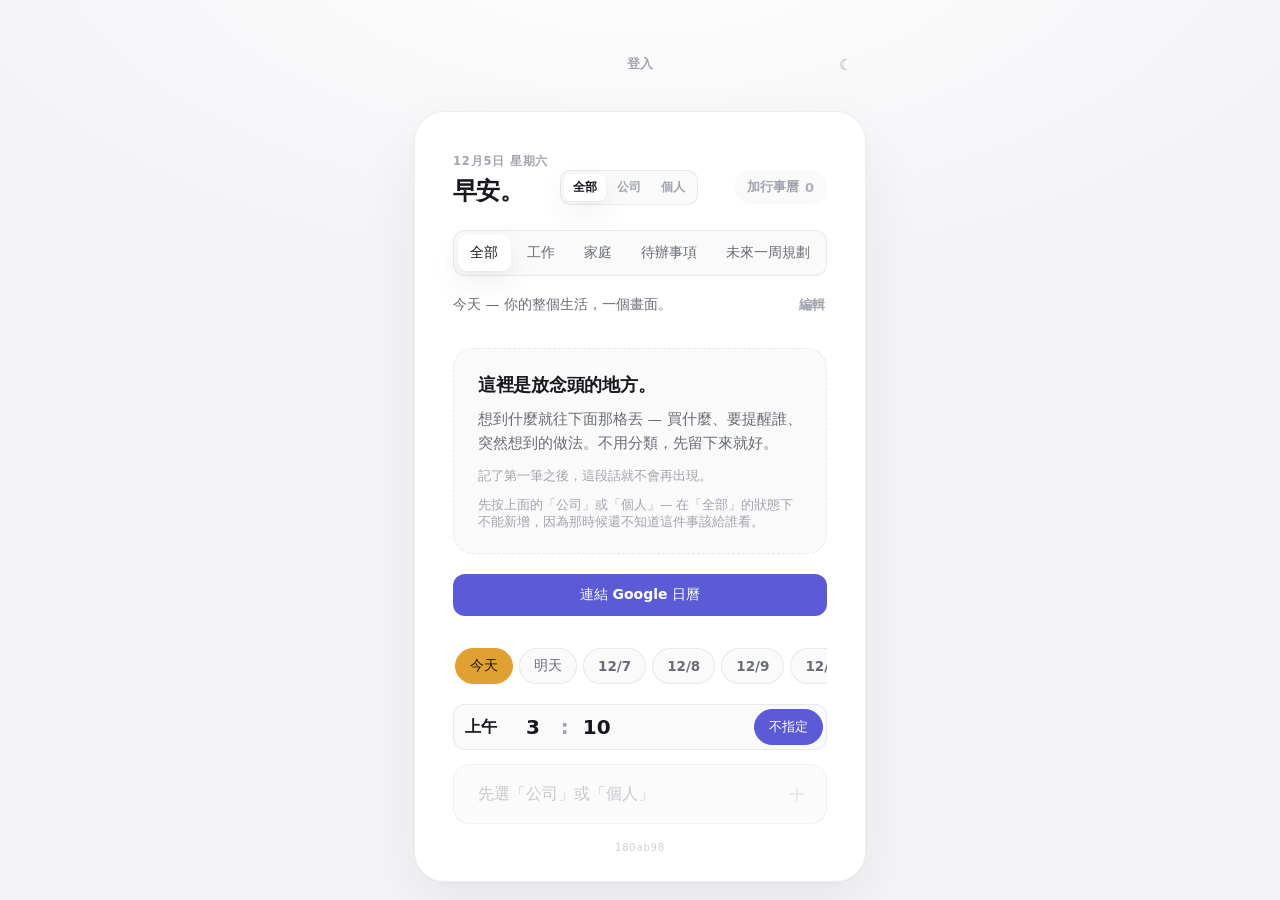
<file: index.html>
<!doctype html>
<html lang="en">
<meta charset="utf-8">
<meta name="viewport" content="width=device-width, initial-scale=1">
<title>Life OS</title>
<meta http-equiv="refresh" content="0; url=./go/">
<link rel="canonical" href="./go/">
<p>Redirecting to <a href="./go/">Life OS</a>.</p>
</html>
</file>
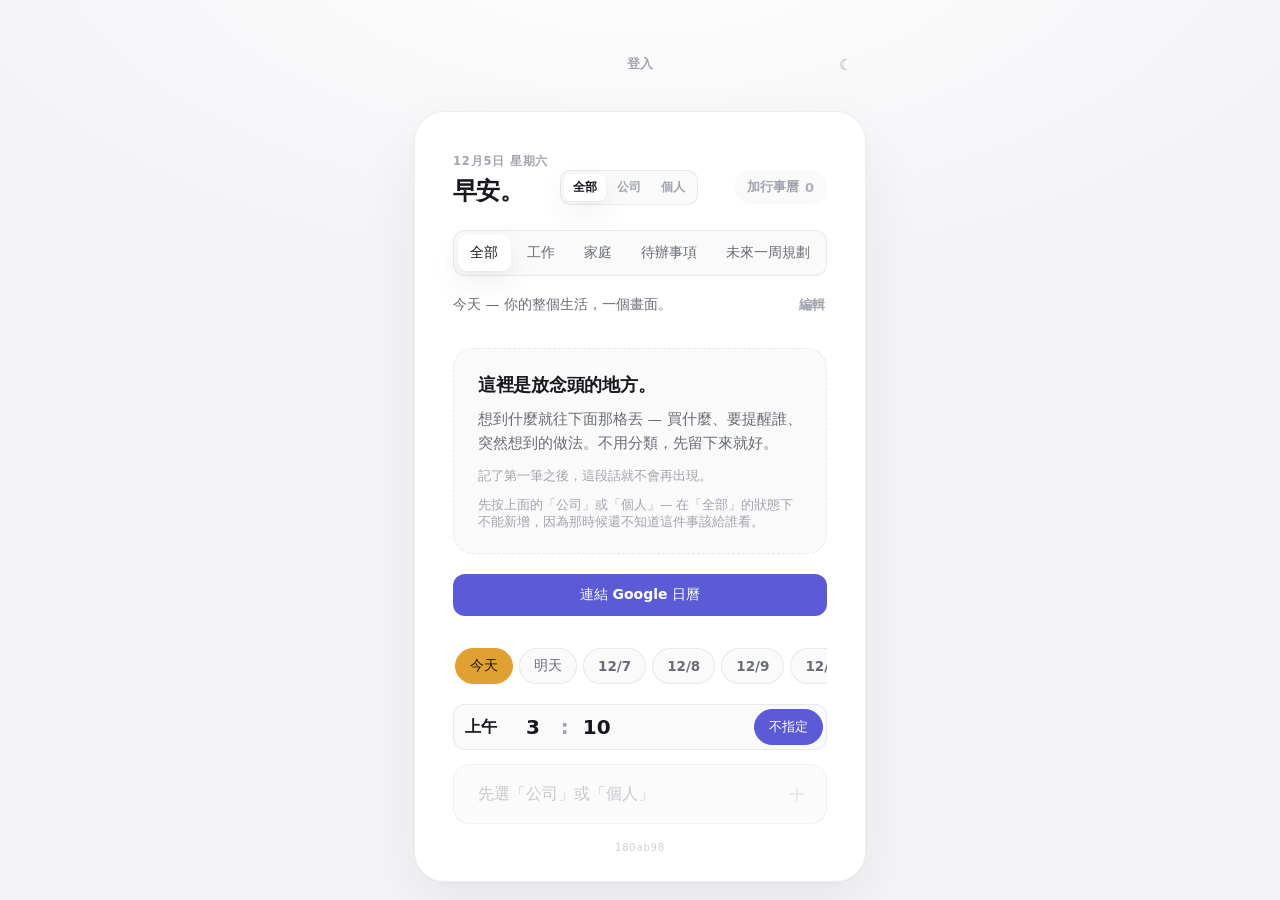
<file: app/index.html>
<!doctype html>
<html lang="zh-Hant-TW">
<head>
<meta charset="utf-8">
<meta name="viewport" content="width=device-width, initial-scale=1, viewport-fit=cover">
<title>Life OS</title>

<!-- Installable shell. Packaging only — no product behaviour lives here. -->
<link rel="manifest" href="manifest.webmanifest">
<meta name="theme-color" content="#f4f4f7" media="(prefers-color-scheme: light)">
<meta name="theme-color" content="#0c0d11" media="(prefers-color-scheme: dark)">
<meta name="mobile-web-app-capable" content="yes">
<meta name="apple-mobile-web-app-capable" content="yes">
<meta name="apple-mobile-web-app-status-bar-style" content="default">
<meta name="apple-mobile-web-app-title" content="Life OS">
<link rel="icon" href="icons/favicon-32.png" sizes="32x32">
<link rel="apple-touch-icon" href="icons/apple-touch-icon.png">

<link rel="stylesheet" href="../prototype/styles.css">
<style>
  /* Starter spec — scoped presentation, carried over verbatim from the frozen prototype */
  body { padding-top: 52px; }
  .app { max-width: 452px; }

  .topbar { margin-bottom: 34px; }
  .brand { display: none; }
  /* The name and email sit CENTRED — asked for on 2026-07-30, replacing the
     left-aligned version from earlier the same day. The theme toggle ends up at
     the right as a consequence: once the middle is claimed, it has to go
     somewhere, and the right is where a screen expects it. */
  /* The theme toggle is taken OUT of the flow, so the name centres on the real
     middle of the screen rather than on the middle of whatever the toggle left
     over — which put it half a button's width to the left. */
  .toolbar { flex: 1; position: relative; }
  .toolbar #theme { position: absolute; right: 0; top: 50%; transform: translateY(-50%); }
  .iconbtn { border: none; background: none; box-shadow: none; color: var(--text-3); }
  .iconbtn:hover { color: var(--text-2); }
  .iconbtn:active { transform: none; }

  .stage { padding: 42px 38px 28px; border-radius: 30px;
    box-shadow: 0 1px 2px rgba(20,20,40,.03), 0 22px 60px rgba(20,20,40,.06); }
  @media (max-width: 520px){ .stage { padding: 32px 24px 22px; border-radius: 26px; } body { padding-top: 30px; } }

  .daymeta { font-size: 11.5px; letter-spacing: 0.07em; font-weight: 600; color: var(--text-3); }
  .greeting { font-size: 24px; font-weight: 600; margin-top: 9px; letter-spacing: -0.021em; }

  .onething { margin-top: 30px; padding: 24px 24px 22px; border-radius: 20px; border: 1px solid var(--line);
    background: linear-gradient(165deg, var(--star-soft), transparent 62%), var(--panel);
    box-shadow: 0 10px 34px rgba(20,20,40,.05); }
  .onething .ot-label { font-size: 10.5px; letter-spacing: 0.13em; color: var(--text-3); }
  .onething .ot-label .star { color: var(--star); font-size: 12px; }
  .onething .ot-title { font-size: 22px; font-weight: 600; margin-top: 14px; letter-spacing: -0.02em; gap: 15px; }
  .onething .ot-hint { font-style: normal; font-size: 13px; color: var(--text-3); margin-top: 11px; }

  .section { margin-top: 30px; }
  .section-label { font-size: 10.5px; letter-spacing: 0.13em; color: var(--text-3); margin-bottom: 4px; }
  .task { padding: 13px 10px; gap: 15px; }
  .task-title { font-size: 16px; font-weight: 450; }
  .task-meta { font-size: 12.5px; margin-top: 3px; }

  .task .check, .onething .check { width: 22px; height: 22px; }
  .task .check::before, .onething .check::before { content: ""; position: absolute; inset: -11px; border-radius: 50%; }

  .waiting { margin-top: 28px; display: flex; align-items: center; gap: 11px; font-size: 13.5px; color: var(--text-3); }
  .waiting .wdot { width: 7px; height: 7px; border-radius: 50%; background: var(--star); box-shadow: 0 0 0 4px var(--star-soft); flex: none; }

  .later { margin-top: 26px; }
  .later-toggle { color: var(--text-3); font-size: 13px; }

  .capture { margin-top: 14px; border-radius: 16px; padding: 6px 8px 6px 18px; }
  .capture input { font-size: 15.5px; padding: 14px 6px; }
  /* Was a decorative glyph; now it is the third way to file a thought. */
  .capture .plus { border: none; background: none; cursor: pointer; font-family: inherit;
    font-size: 22px; line-height: 1; color: var(--text-3); padding: 8px 12px; flex: none; }
  .capture .plus:active { color: var(--accent); }

  .silence { display: none; text-align: center; color: var(--text-2); font-size: 19px; font-weight: 500; letter-spacing: -0.01em; padding: 64px 0 56px; }
  /* First run — the only screen that explains itself. Reached once, then never
     again; Silence Mode keeps its wordless calm for every day after. */
  .welcome { margin-top: 30px; padding: 24px 24px 22px; border-radius: 20px;
    border: 1px dashed var(--line); background: var(--panel-2); }
  .welcome-title { font-size: 18px; font-weight: 600; letter-spacing: -0.015em; }
  .welcome-body { font-size: 14.5px; line-height: 1.7; color: var(--text-2); margin-top: 10px; }
  .welcome-hint { font-size: 12.5px; color: var(--text-3); margin-top: 12px; }

  /* All five tabs on screen at once, at full size. They wrap onto a second row
     rather than scrolling — a tab you have to go looking for is a tab you
     forget exists. */
  .lens { margin-top: 24px; flex-wrap: wrap; gap: 4px; }
  .lens button { flex: 1 0 auto; white-space: nowrap; padding: 9px 12px; }
  /* The sliding highlight cannot follow a button onto a second row, so the
     active tab is painted directly instead. */
  .lens .glider { display: none; }
  .lens button.active { background: var(--panel); box-shadow: var(--shadow); }
  .lens-caption { margin-top: 16px; }

  /* Caption on the left, the one 編輯 on the right. */
  .caption-row { display: flex; align-items: baseline; gap: 12px; }
  .caption-row .lens-caption { flex: 1; min-width: 0; }
  .editbtn { flex: none; font-family: inherit; font-size: 13px; font-weight: 600;
    color: var(--text-3); background: none; border: none; cursor: pointer;
    padding: 4px 2px; margin-top: 16px; white-space: nowrap; }
  .editbtn:active { color: var(--accent); }
  .editbtn.on { color: var(--accent); }
  /* While editing, the whole stage says so — otherwise "why did tapping this
     open a keyboard?" is a question the app asks the person. */
  .edit-help { font-size: 12.5px; color: var(--accent); margin-top: 6px; }

  /* 公司 / 個人 inside a section. Deliberately quieter than a section label:
     it groups rows, it is not a new place for a thought to live. */
  .scope-label { display: flex; align-items: baseline; gap: 7px; font-size: 11px;
    font-weight: 650; letter-spacing: 0.06em; color: var(--text-3);
    margin: 14px 0 2px; }
  .scope-label:first-child { margin-top: 2px; }
  .scope-label .scope-note { font-weight: 500; letter-spacing: 0; opacity: .7; }
  .scope-label.company { color: var(--designer); }

  .tag { font-size: 11px; padding: 2px 8px; }
  /* The empty slot for a thought that has never been filed. Only reachable in
     編輯 mode, and quiet enough that it does not read as a warning. */
  .tag.none { color: var(--text-3); border-style: dashed; }
  .tag.none .dot { background: var(--line-2); }
  .task .tag, .onething .tag { margin-left: auto; }
  .balance { margin-left: auto; }
  @media (max-width: 520px) {
    /* Deliberately NOT shrinking the tab text — it was cut to 12.5px to make
       six labels fit, and small labels on the main navigation is a bad trade.
       The row scrolls sideways instead. */
    .balance { display: none; } /* the nudge is never worth cramping the row */
  }

  /* The lens stays put in Silence Mode. It is navigation, not content: hiding
     it meant a cleared day left you with no way to switch to another one. */
  /* The date and the greeting belong to the DAY, not to the hat you happen to
     be looking through. An empty hat is one quiet drawer, not a finished day —
     so .is-scoped (any lens but 全部) keeps the header standing and only the
     content collapses. Losing "早安" by tapping 家庭 read as a broken app. */
  .stage.is-clear:not(.is-scoped) .daymeta,
  .stage.is-clear:not(.is-scoped) .greeting,
  .stage.is-clear .welcome,
  .stage.is-clear #onething,
  .stage.is-clear #needsSection,
  .stage.is-clear #todaySection,
  .stage.is-clear #todoSection,
  .stage.is-clear .waiting,
  .stage.is-clear .later { display: none; }
  .stage.is-clear .silence { display: block; animation: los-fade .5s ease both; }
  @keyframes los-fade { from { opacity: 0; } to { opacity: 1; } }
  .waiting { cursor: pointer; transition: opacity .4s ease; }

  /* Build stamp. Tiny and muted, but always there: "did it update?" should be
     answerable by looking, not by guessing. */
  /* Schedule band — visually quieter than anything you can act on, so it can
     never be mistaken for a list of things to do. */
  .sched-note { letter-spacing: 0; font-weight: 400; opacity: .65; margin-left: 6px; }
  .sched-item { display: flex; align-items: baseline; gap: 12px; padding: 9px 10px;
    font-size: 15px; color: var(--text-2); }
  .sched-time { flex: none; width: 46px; font-size: 12.5px; font-weight: 600;
    color: var(--text-3); font-variant-numeric: tabular-nums; }
  .sched-title { flex: 1; }
  .headrow { display: flex; align-items: center; gap: 10px; min-height: 34px; flex-wrap: wrap; }
  /* Not flex:1 any more — the greeting took every spare pixel and left the switch
     beside it nothing to sit in. */
  .headrow .greeting { flex: 0 1 auto; }

  /* 全部 · 公司 · 個人. Small on purpose: it is a lens, not the navigation. */
  .scopeswitch { display: flex; gap: 2px; margin-left: auto; flex: none;
    background: var(--panel-2); border: 1px solid var(--line); border-radius: 10px;
    padding: 3px; }
  .scopeswitch button { font-family: inherit; font-size: 12px; font-weight: 600;
    color: var(--text-3); background: none; border: none; cursor: pointer;
    padding: 5px 9px; border-radius: 7px; white-space: nowrap; }
  .scopeswitch button.active { background: var(--panel); color: var(--text);
    box-shadow: var(--shadow); }
  .scopeswitch button.company.active { color: var(--designer); }

  /* Capture is closed in 全部, because a new thought there has no side to join.
     Visibly closed, never silently: a field that swallows what you typed is the
     one thing this app must never do. */
  .capture.locked { opacity: .6; }
  .capture.locked input { cursor: not-allowed; }
  .capture.locked .plus { opacity: .4; pointer-events: none; }
  /* Pinned right by its own margin, not by a sibling's presence: Silence Mode
     hides the greeting, and anything relying on that sibling to push it over
     collapses to the left edge the moment it does. */
  #bulkCal { flex: none; margin-left: auto; }
  .bulk-btn { display: inline-flex; align-items: center; gap: 6px; font-family: inherit;
    font-size: 13px; font-weight: 600; color: #fff; background: var(--accent);
    border: none; border-radius: 999px; padding: 8px 13px; cursor: pointer;
    white-space: nowrap; }
  .bulk-btn:active { transform: scale(.97); }
  .bulk-btn:disabled { background: var(--panel-2); color: var(--text-3);
    cursor: default; box-shadow: none; }
  .bulk-btn:disabled:active { transform: none; }
  .bulk-btn .n { font-variant-numeric: tabular-nums; opacity: .85; }
  #calBox { margin-top: 20px; }
  .cal-connect { margin-top: 0; font-size: 14px; font-weight: 550; color: #fff;
    background: var(--accent); border: none; border-radius: 12px; padding: 12px 16px;
    cursor: pointer; font-family: inherit; width: 100%; }
  .cal-status { margin-top: 8px; font-size: 12px; color: var(--text-3); text-align: center;
    line-height: 1.5; }
  .cal-status.bad { color: var(--warn, #d98324); }

  /* Time wheel — hour and minute columns, scrolled vertically. Time stays
     OPTIONAL: nothing is selected until you touch it, so capture is still
     just type-and-Enter. */
  /* ONE row visible per column. Showing the neighbouring numbers made the
     control 220px tall (height + padding under content-box), which overflowed
     the wheel and covered the date strip above it. It also just added noise:
     the only number that matters is the one you have landed on. */
  .wheel { position: relative; display: flex; align-items: center; gap: 2px;
    margin-top: 12px; padding: 0 4px; height: 46px; }
  .wheel-col { height: 46px; box-sizing: border-box; overflow-y: auto;
    scroll-snap-type: y mandatory; -webkit-overflow-scrolling: touch;
    scrollbar-width: none; overscroll-behavior: contain; }
  .wheel-col::-webkit-scrollbar { display: none; }
  .wheel-col button { display: block; height: 46px; line-height: 46px; padding: 0 12px;
    scroll-snap-align: start; background: none; border: none; cursor: ns-resize;
    font-family: inherit; font-size: 20px; font-variant-numeric: tabular-nums;
    color: var(--text); font-weight: 600; width: 100%; }
  .wheel-ap button { font-size: 16px; padding: 0 8px; }
  .wheel-sep { font-size: 20px; color: var(--text-3); font-weight: 600; }
  .wheel-hint { font-size: 10px; color: var(--text-3); letter-spacing: .1em;
    margin-left: 6px; opacity: .7; }
  .wheel-band { position: absolute; left: 0; right: 0; top: 0; height: 46px;
    border: 1px solid var(--line);
    background: var(--panel-2); border-radius: 12px; pointer-events: none; z-index: 0; }
  .wheel-col, .wheel-sep, .wheel-clear, .wheel-hint { position: relative; z-index: 1; }
  .wheel-clear { margin-left: auto; font-family: inherit; font-size: 13px; font-weight: 550;
    color: var(--text-2); background: var(--panel-2); border: 1px solid var(--line);
    border-radius: 999px; padding: 8px 14px; cursor: pointer; }
  .wheel-clear.on { background: var(--accent); border-color: var(--accent); color: #fff; }
  .wheel.editing { box-shadow: 0 0 0 2px var(--accent-soft); border-radius: 14px; }

  /* Date strip stays horizontal: dates read as words (今天/明天/7/30), not as
     two spinning number columns. */
  #dateStrip { margin-top: 30px; }
  .timestrip { display: flex; }
  #dateStrip button.on { background: var(--star); border-color: var(--star); color: #1b1400; }
  .task-date { flex: none; font-size: 12px; font-weight: 600; color: var(--star);
    font-variant-numeric: tabular-nums; padding: 2px 4px; }
  .timestrip { display: flex; gap: 6px; margin-top: 10px; padding: 2px 2px 8px;
    overflow-x: auto; scroll-behavior: smooth; -webkit-overflow-scrolling: touch;
    scrollbar-width: none; scroll-snap-type: x proximity; }
  .timestrip::-webkit-scrollbar { display: none; }
  .timestrip button { flex: none; scroll-snap-align: center; font-family: inherit;
    font-size: 13.5px; font-weight: 550; font-variant-numeric: tabular-nums;
    color: var(--text-2); background: var(--panel-2); border: 1px solid var(--line);
    border-radius: 999px; padding: 8px 14px; cursor: pointer;
    transition: background .15s, color .15s, border-color .15s; }
  .timestrip button.on { background: var(--accent); border-color: var(--accent); color: #fff; }
  .timestrip button.now { border-color: var(--accent-2); }
  .timestrip button:focus-visible { outline: 2px solid var(--accent); outline-offset: 2px; }
  .timestrip.editing { box-shadow: inset 0 0 0 2px var(--accent-soft); border-radius: 12px; }
  .task-time { flex: none; font-size: 12.5px; font-weight: 600; color: var(--text-3);
    font-variant-numeric: tabular-nums; background: none; border: none;
    font-family: inherit; cursor: pointer; padding: 2px 4px; }
  .task-time.set { color: var(--accent); }

  /* Editing happens in place, but only in 編輯 mode. The title is the control —
     no pencil icon on every row, no detail screen to open and come back from.
     Outside 編輯 mode a row is for reading and ticking off, nothing else. */
  .task-title { cursor: default; }
  .stage.editing .task-title { cursor: text; }
  /* A row carries its whole set of controls while editing, so on a narrow phone
     let them wrap under the title rather than crushing the words. */
  .stage.editing .task { flex-wrap: wrap; row-gap: 4px; }
  .stage.editing .task-body { flex: 1 0 62%; }
  /* An empty time or date slot: visible enough to tap, quiet enough not to nag. */
  .task-time.empty, .task-date.empty { color: var(--text-3); font-weight: 550; opacity: .8; }
  .task-edit { width: 100%; font-family: inherit; font-size: 16px; font-weight: 450;
    color: var(--text); background: none; border: none; outline: none;
    border-bottom: 1.5px solid var(--accent); padding: 1px 0; }
  .row-cal { flex: none; font-family: inherit; font-size: 12.5px; font-weight: 600;
    color: var(--accent); background: none; border: none; cursor: pointer;
    padding: 4px 8px; border-radius: 8px; text-decoration: none; white-space: nowrap; }
  .row-cal:active { background: var(--accent-soft); }
  .row-del { flex: none; font-family: inherit; font-size: 12.5px; font-weight: 600;
    color: var(--warn, #d98324); background: none; border: none; cursor: pointer;
    padding: 4px 8px; border-radius: 8px; }
  .row-del:active { background: var(--star-soft); }
  /* The confirm, once the red ⊖ is tapped. Solid, because "are you sure" has to
     look like the last step and not like more chrome. */
  .row-del.armed { background: var(--warn, #d98324); color: #fff; padding: 5px 12px; }

  /* In 編輯 mode the left-hand circle is a delete, not a tick. Red and filled, so
     there is no chance of reading it as "complete" — it does the opposite. */
  .task .check.del { border-color: var(--warn, #d98324); background: var(--warn, #d98324);
    color: #fff; font-family: inherit; font-size: 15px; font-weight: 700; line-height: 1;
    display: flex; align-items: center; justify-content: center; padding: 0; }
  .task .check.del::after { content: none; }

  /* The studio account. A text button, not an avatar: it has to say whether you
     are signed in, and a circle with an initial in it does not say that. */
  .acctbtn { flex: 1; display: flex; flex-direction: column; align-items: center; gap: 1px;
    font-family: inherit; background: none; border: none; cursor: pointer;
    padding: 4px 8px; border-radius: 8px; text-align: center; }
  .acctbtn .acctname { font-size: 12.5px; font-weight: 600; color: var(--text-3);
    white-space: nowrap; }
  .acctbtn .acctmail { font-size: 10.5px; font-weight: 500; color: var(--text-3);
    opacity: .6; white-space: nowrap; }
  .acctbtn:active, .acctbtn.on { color: var(--accent); }
  .acctbox { margin-top: 18px; padding: 18px 18px 16px; border-radius: 18px;
    border: 1px solid var(--line); background: var(--panel-2); }
  .acctbox h4 { font-size: 14.5px; font-weight: 650; margin: 0 0 4px; letter-spacing: -0.01em; }
  .acctbox p { font-size: 12.5px; color: var(--text-3); margin: 0 0 12px; line-height: 1.6; }
  .acctbox input { display: block; width: 100%; box-sizing: border-box; font-family: inherit;
    font-size: 15px; padding: 11px 12px; margin-bottom: 8px; color: var(--text);
    background: var(--panel); border: 1px solid var(--line); border-radius: 10px; }
  .acctbox input:focus { outline: none; border-color: var(--accent); }
  .acctrow { display: flex; align-items: center; gap: 10px; margin-top: 4px; }
  .acctbox button { font-family: inherit; font-size: 13.5px; font-weight: 600; cursor: pointer;
    padding: 10px 16px; border-radius: 10px; border: 1px solid var(--line);
    background: var(--panel); color: var(--text); }
  .acctbox button.primary { background: var(--accent); border-color: var(--accent); color: #fff; }
  .acctbox .msg { font-size: 12.5px; margin-top: 10px; line-height: 1.6; }
  .acctbox .msg.bad { color: var(--warn, #d98324); }
  .acctbox .spacer { margin-left: auto; }
  .acctlabel { font-size: 11px; font-weight: 650; letter-spacing: .06em;
    color: var(--text-3); margin: 14px 0 5px; }
  .wsswitch { display: flex; gap: 4px; flex-wrap: wrap; margin-bottom: 4px; }
  .wsswitch button { font-size: 12.5px; padding: 7px 12px; }
  .wsswitch button.active { background: var(--accent); border-color: var(--accent); color: #fff; }
  .wsroster { margin-bottom: 4px; }
  .wsperson { display: flex; align-items: center; gap: 8px; font-size: 13.5px;
    color: var(--text-2); padding: 4px 0; }
  .wsperson.mine { color: var(--text-3); }
  .wsdrop { margin-left: auto; font-size: 12px; padding: 3px 9px;
    color: var(--warn, #d98324); background: none; border: none; cursor: pointer; }
  .wsperson[data-pick] { cursor: pointer; border-radius: 8px; padding: 6px 8px; margin: 0 -8px; }
  .wsperson.picked { background: var(--panel); box-shadow: var(--shadow); }
  .wscount { margin-left: auto; font-size: 12px; color: var(--text-3); }
  .acctbox button.wide { display: block; width: 100%; padding: 12px 16px; font-size: 14.5px; }
  /* The password route stays reachable but stops competing for attention. */
  .acctalt { font-size: 12px; color: var(--text-3); text-align: center;
    margin: 14px 0 10px; }

  /* Somebody else's thought. Visible because that is the point of a shared list,
     inert because the database would refuse the write anyway — and a checkbox
     that fails silently is worse than no checkbox. */
  .task.foreign .check { border-style: dashed; cursor: default; opacity: .55; }
  .task.foreign .task-title { cursor: default; }
  /* A byline under the title. Your own name is quieter than a colleague's — it is
     there so you can account for a row, not to introduce you to yourself. */
  .whose { font-size: 12px; font-weight: 600; color: var(--text-3); margin-top: 2px; }
  .whose.mine { opacity: .5; font-weight: 500; }

  .build { margin-top: 18px; text-align: center; font-size: 10px; letter-spacing: .08em;
    color: var(--text-3); opacity: .5; font-variant-numeric: tabular-nums; }

  [hidden] { display: none !important; }
</style>
</head>
<body>
<div class="app">
  <div class="topbar">
    <div class="brand"><span class="mark"></span>Life OS</div>
    <div class="toolbar">
      <button class="acctbtn" id="acct" type="button" hidden></button>
      <button class="iconbtn" id="theme" data-t-title="themeToggle">☾</button>
    </div>
  </div>

  <div class="stage" id="stage">
    <div class="daymeta" id="daymeta"></div>
    <div class="headrow">
      <div class="greeting" id="greeting"></div>
      <!-- 全部 · 公司 · 個人. Which half of the world you are looking at, and —
           when it is not 全部 — which half a new thought joins. -->
      <div class="scopeswitch" id="scopeSwitch" role="group"></div>
      <!-- Always reachable, whichever tab you are on. It used to live inside
           未來一周規劃, which meant remembering to go there first. -->
      <div id="bulkCal"></div>
    </div>

    <!-- Level 2 · the identity lens. Built from state.roles, so the hats are the
         user's own words, not names baked into the markup. -->
    <div class="lens" id="lens" hidden>
      <span class="glider" id="glider"></span>
    </div>
    <!-- One 編輯 for the whole list, pinned to the right under the tabs. Rows
         are inert until it is on, so a thumb brushing a line while scrolling
         cannot retime, re-file or rename anything. -->
    <div class="caption-row" id="captionRow" hidden>
      <div class="lens-caption" id="caption"></div>
      <button class="editbtn" id="editToggle" type="button"></button>
    </div>

    <!-- The studio account. Closed by default and never in the way: the app is
         fully usable signed out, and signing in is not a precondition for
         writing a thought down. -->
    <div class="acctbox" id="acctBox" hidden></div>

    <!-- First run only: an empty screen read as "broken" to a real user. -->
    <div class="welcome" id="welcome" hidden>
      <div class="welcome-title" data-t="welcomeTitle"></div>
      <p class="welcome-body" data-t="welcomeBody"></p>
      <p class="welcome-hint" data-t="welcomeHint"></p>
    </div>

    <div class="onething clearable" id="onething" hidden>
      <div class="ot-label"><span class="star">★</span> <span data-t="oneLabel"></span></div>
      <div class="ot-title"><button class="check" data-check data-t-aria="complete"></button><span class="ot-text"></span></div>
      <div class="ot-hint" data-t="oneHint"></div>
    </div>

    <!-- Calendar controls live UP HERE, next to the schedule they belong to.
         They used to be appended at the bottom of the card, where an
         overflowing time wheel covered them and swallowed the taps — the button
         looked present and did nothing. Fixed placement is the guard. -->
    <!-- Batch export, shown at the top of 未來一周規劃 where the week you are
         about to commit to is in front of you. -->
    <div id="bulkCal"></div>

    <div id="calBox"></div>

    <!-- Read-only. Events are context for when thoughts happen, never tasks
         (see gcal.js) — note there is no checkbox anywhere in here. -->
    <div class="section" id="schedSection" hidden>
      <div class="section-label"><span data-t="schedule"></span> <span class="sched-note" data-t="calNote"></span></div>
      <div id="sched"></div>
    </div>

    <div class="section" id="needsSection" hidden>
      <div class="section-label" data-t="needsYou"></div>
      <div id="needs"></div>
    </div>

    <div class="section" id="todaySection" hidden>
      <div class="section-label" data-t="today"></div>
      <div id="today"></div>
    </div>

    <!-- Between 今天 and 以後 on purpose: captured but not scheduled sits
         between "planned for today" and "not this week". Split into 公司 /
         個人 by app.js when both are present. -->
    <div class="section" id="todoSection" hidden>
      <div class="section-label" data-t="todo"></div>
      <div id="todo"></div>
    </div>

    <div class="waiting" id="waiting" hidden><span class="wdot"></span><span data-t="waiting"></span></div>

    <div class="later" id="later" hidden>
      <button class="later-toggle" id="laterToggle"><span class="chev">▶</span> <span data-t="later"></span> <span id="laterCount" style="color:var(--text-3)"></span><span class="balance" id="balance" hidden></span></button>
      <div class="later-list" id="laterList"></div>
    </div>

    <div class="silence" data-t="silence"></div>

    <!-- Visible and swipeable. A hidden clock button was too easy to miss, and
         a control you can't see is a control that doesn't exist. -->
    <!-- When first, then what. -->
    <div class="timestrip" id="dateStrip" role="group" data-t-aria="pickDate"></div>
    <!-- 上午/下午 · 時 · 分, each scrolling vertically and each wrapping round:
         past 55 comes 00, past 12 comes 1. Rows are tappable too, which keeps
         the control usable without a touchscreen. -->
    <div class="wheel" id="timeWheel" role="group" data-t-aria="setTime">
      <div class="wheel-band" aria-hidden="true"></div>
      <div class="wheel-col wheel-ap" id="wheelAP"></div>
      <div class="wheel-col" id="wheelH"></div>
      <div class="wheel-sep" aria-hidden="true">:</div>
      <div class="wheel-col" id="wheelM"></div>
      <button class="wheel-clear" id="wheelClear" type="button" data-t="anytime"></button>
    </div>
    <div class="capture">
      <input id="captureInput" type="text" data-t-placeholder="capture" autocomplete="off"
             enterkeyhint="done">
      <button class="plus" id="capturePlus" type="button" data-t-aria="capture">+</button>
    </div>
    <div class="build" id="build">180ab98</div>
  </div>
</div>

<script src="../prototype/theme.js"></script>
<script src="config.js"></script>
<script src="strings.js"></script>
<script src="model.js"></script>
<script src="storage.js"></script>
<script src="cloud.js"></script>
<script src="demo.js"></script>
<script src="gcal.js"></script>
<script src="share.js"></script>
<script src="app.js"></script>

<script>
  /* Offline shell. Failing to register is not fatal — the app still runs.
   *
   * An installed app is almost never "closed", so it will happily run an old
   * build forever unless we go looking for a new one. Check on launch and every
   * time the app comes back to the foreground, and reload once when a new worker
   * takes over. Guarded so it can never loop. */
  if ('serviceWorker' in navigator) {
    var reloading = false;

    navigator.serviceWorker.addEventListener('controllerchange', function () {
      if (reloading) return;
      reloading = true;
      window.location.reload();
    });

    window.addEventListener('load', function () {
      navigator.serviceWorker.register('sw.js').then(function (reg) {
        reg.update()['catch'](function () {});
        document.addEventListener('visibilitychange', function () {
          if (!document.hidden) reg.update()['catch'](function () {});
        });
      })['catch'](function () {});
    });
  }
</script>
</body>
</html>
</file>
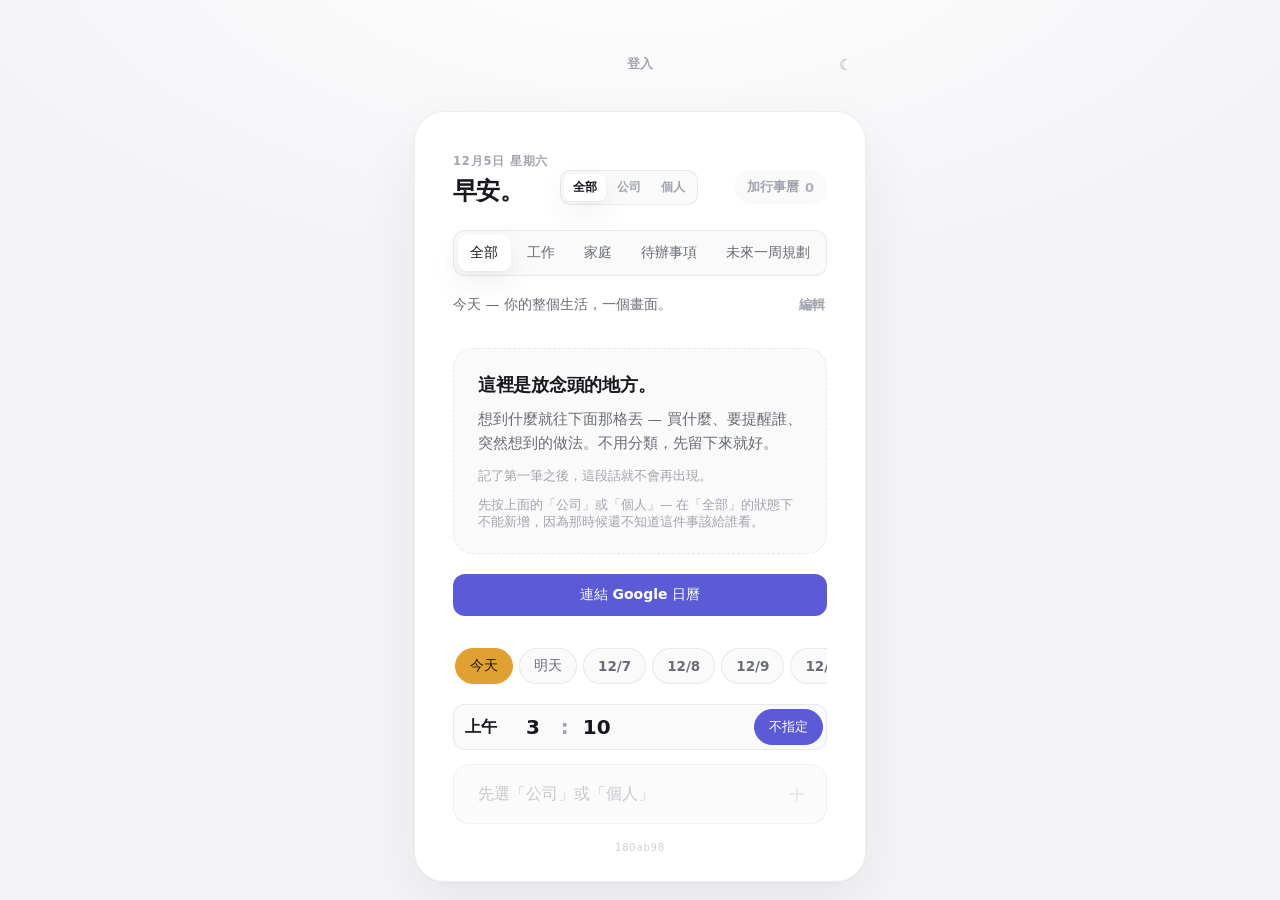
<file: go/index.html>
<!doctype html>
<html lang="zh-Hant-TW">
<head>
<meta charset="utf-8">
<meta name="viewport" content="width=device-width, initial-scale=1, viewport-fit=cover">
<title>Life OS</title>

<!-- Installable shell. Packaging only — no product behaviour lives here. -->
<link rel="manifest" href="manifest.webmanifest">
<meta name="theme-color" content="#f4f4f7" media="(prefers-color-scheme: light)">
<meta name="theme-color" content="#0c0d11" media="(prefers-color-scheme: dark)">
<meta name="mobile-web-app-capable" content="yes">
<meta name="apple-mobile-web-app-capable" content="yes">
<meta name="apple-mobile-web-app-status-bar-style" content="default">
<meta name="apple-mobile-web-app-title" content="Life OS">
<link rel="icon" href="icons/favicon-32.png" sizes="32x32">
<link rel="apple-touch-icon" href="icons/apple-touch-icon.png">

<link rel="stylesheet" href="prototype/styles.css">
<style>
  /* Starter spec — scoped presentation, carried over verbatim from the frozen prototype */
  body { padding-top: 52px; }
  .app { max-width: 452px; }

  .topbar { margin-bottom: 34px; }
  .brand { display: none; }
  /* The name and email sit CENTRED — asked for on 2026-07-30, replacing the
     left-aligned version from earlier the same day. The theme toggle ends up at
     the right as a consequence: once the middle is claimed, it has to go
     somewhere, and the right is where a screen expects it. */
  /* The theme toggle is taken OUT of the flow, so the name centres on the real
     middle of the screen rather than on the middle of whatever the toggle left
     over — which put it half a button's width to the left. */
  .toolbar { flex: 1; position: relative; }
  .toolbar #theme { position: absolute; right: 0; top: 50%; transform: translateY(-50%); }
  .iconbtn { border: none; background: none; box-shadow: none; color: var(--text-3); }
  .iconbtn:hover { color: var(--text-2); }
  .iconbtn:active { transform: none; }

  .stage { padding: 42px 38px 28px; border-radius: 30px;
    box-shadow: 0 1px 2px rgba(20,20,40,.03), 0 22px 60px rgba(20,20,40,.06); }
  @media (max-width: 520px){ .stage { padding: 32px 24px 22px; border-radius: 26px; } body { padding-top: 30px; } }

  .daymeta { font-size: 11.5px; letter-spacing: 0.07em; font-weight: 600; color: var(--text-3); }
  .greeting { font-size: 24px; font-weight: 600; margin-top: 9px; letter-spacing: -0.021em; }

  .onething { margin-top: 30px; padding: 24px 24px 22px; border-radius: 20px; border: 1px solid var(--line);
    background: linear-gradient(165deg, var(--star-soft), transparent 62%), var(--panel);
    box-shadow: 0 10px 34px rgba(20,20,40,.05); }
  .onething .ot-label { font-size: 10.5px; letter-spacing: 0.13em; color: var(--text-3); }
  .onething .ot-label .star { color: var(--star); font-size: 12px; }
  .onething .ot-title { font-size: 22px; font-weight: 600; margin-top: 14px; letter-spacing: -0.02em; gap: 15px; }
  .onething .ot-hint { font-style: normal; font-size: 13px; color: var(--text-3); margin-top: 11px; }

  .section { margin-top: 30px; }
  .section-label { font-size: 10.5px; letter-spacing: 0.13em; color: var(--text-3); margin-bottom: 4px; }
  .task { padding: 13px 10px; gap: 15px; }
  .task-title { font-size: 16px; font-weight: 450; }
  .task-meta { font-size: 12.5px; margin-top: 3px; }

  .task .check, .onething .check { width: 22px; height: 22px; }
  .task .check::before, .onething .check::before { content: ""; position: absolute; inset: -11px; border-radius: 50%; }

  .waiting { margin-top: 28px; display: flex; align-items: center; gap: 11px; font-size: 13.5px; color: var(--text-3); }
  .waiting .wdot { width: 7px; height: 7px; border-radius: 50%; background: var(--star); box-shadow: 0 0 0 4px var(--star-soft); flex: none; }

  .later { margin-top: 26px; }
  .later-toggle { color: var(--text-3); font-size: 13px; }

  .capture { margin-top: 14px; border-radius: 16px; padding: 6px 8px 6px 18px; }
  .capture input { font-size: 15.5px; padding: 14px 6px; }
  /* Was a decorative glyph; now it is the third way to file a thought. */
  .capture .plus { border: none; background: none; cursor: pointer; font-family: inherit;
    font-size: 22px; line-height: 1; color: var(--text-3); padding: 8px 12px; flex: none; }
  .capture .plus:active { color: var(--accent); }

  .silence { display: none; text-align: center; color: var(--text-2); font-size: 19px; font-weight: 500; letter-spacing: -0.01em; padding: 64px 0 56px; }
  /* First run — the only screen that explains itself. Reached once, then never
     again; Silence Mode keeps its wordless calm for every day after. */
  .welcome { margin-top: 30px; padding: 24px 24px 22px; border-radius: 20px;
    border: 1px dashed var(--line); background: var(--panel-2); }
  .welcome-title { font-size: 18px; font-weight: 600; letter-spacing: -0.015em; }
  .welcome-body { font-size: 14.5px; line-height: 1.7; color: var(--text-2); margin-top: 10px; }
  .welcome-hint { font-size: 12.5px; color: var(--text-3); margin-top: 12px; }

  /* All five tabs on screen at once, at full size. They wrap onto a second row
     rather than scrolling — a tab you have to go looking for is a tab you
     forget exists. */
  .lens { margin-top: 24px; flex-wrap: wrap; gap: 4px; }
  .lens button { flex: 1 0 auto; white-space: nowrap; padding: 9px 12px; }
  /* The sliding highlight cannot follow a button onto a second row, so the
     active tab is painted directly instead. */
  .lens .glider { display: none; }
  .lens button.active { background: var(--panel); box-shadow: var(--shadow); }
  .lens-caption { margin-top: 16px; }

  /* Caption on the left, the one 編輯 on the right. */
  .caption-row { display: flex; align-items: baseline; gap: 12px; }
  .caption-row .lens-caption { flex: 1; min-width: 0; }
  .editbtn { flex: none; font-family: inherit; font-size: 13px; font-weight: 600;
    color: var(--text-3); background: none; border: none; cursor: pointer;
    padding: 4px 2px; margin-top: 16px; white-space: nowrap; }
  .editbtn:active { color: var(--accent); }
  .editbtn.on { color: var(--accent); }
  /* While editing, the whole stage says so — otherwise "why did tapping this
     open a keyboard?" is a question the app asks the person. */
  .edit-help { font-size: 12.5px; color: var(--accent); margin-top: 6px; }

  /* 公司 / 個人 inside a section. Deliberately quieter than a section label:
     it groups rows, it is not a new place for a thought to live. */
  .scope-label { display: flex; align-items: baseline; gap: 7px; font-size: 11px;
    font-weight: 650; letter-spacing: 0.06em; color: var(--text-3);
    margin: 14px 0 2px; }
  .scope-label:first-child { margin-top: 2px; }
  .scope-label .scope-note { font-weight: 500; letter-spacing: 0; opacity: .7; }
  .scope-label.company { color: var(--designer); }

  .tag { font-size: 11px; padding: 2px 8px; }
  /* The empty slot for a thought that has never been filed. Only reachable in
     編輯 mode, and quiet enough that it does not read as a warning. */
  .tag.none { color: var(--text-3); border-style: dashed; }
  .tag.none .dot { background: var(--line-2); }
  .task .tag, .onething .tag { margin-left: auto; }
  .balance { margin-left: auto; }
  @media (max-width: 520px) {
    /* Deliberately NOT shrinking the tab text — it was cut to 12.5px to make
       six labels fit, and small labels on the main navigation is a bad trade.
       The row scrolls sideways instead. */
    .balance { display: none; } /* the nudge is never worth cramping the row */
  }

  /* The lens stays put in Silence Mode. It is navigation, not content: hiding
     it meant a cleared day left you with no way to switch to another one. */
  /* The date and the greeting belong to the DAY, not to the hat you happen to
     be looking through. An empty hat is one quiet drawer, not a finished day —
     so .is-scoped (any lens but 全部) keeps the header standing and only the
     content collapses. Losing "早安" by tapping 家庭 read as a broken app. */
  .stage.is-clear:not(.is-scoped) .daymeta,
  .stage.is-clear:not(.is-scoped) .greeting,
  .stage.is-clear .welcome,
  .stage.is-clear #onething,
  .stage.is-clear #needsSection,
  .stage.is-clear #todaySection,
  .stage.is-clear #todoSection,
  .stage.is-clear .waiting,
  .stage.is-clear .later { display: none; }
  .stage.is-clear .silence { display: block; animation: los-fade .5s ease both; }
  @keyframes los-fade { from { opacity: 0; } to { opacity: 1; } }
  .waiting { cursor: pointer; transition: opacity .4s ease; }

  /* Build stamp. Tiny and muted, but always there: "did it update?" should be
     answerable by looking, not by guessing. */
  /* Schedule band — visually quieter than anything you can act on, so it can
     never be mistaken for a list of things to do. */
  .sched-note { letter-spacing: 0; font-weight: 400; opacity: .65; margin-left: 6px; }
  .sched-item { display: flex; align-items: baseline; gap: 12px; padding: 9px 10px;
    font-size: 15px; color: var(--text-2); }
  .sched-time { flex: none; width: 46px; font-size: 12.5px; font-weight: 600;
    color: var(--text-3); font-variant-numeric: tabular-nums; }
  .sched-title { flex: 1; }
  .headrow { display: flex; align-items: center; gap: 10px; min-height: 34px; flex-wrap: wrap; }
  /* Not flex:1 any more — the greeting took every spare pixel and left the switch
     beside it nothing to sit in. */
  .headrow .greeting { flex: 0 1 auto; }

  /* 全部 · 公司 · 個人. Small on purpose: it is a lens, not the navigation. */
  .scopeswitch { display: flex; gap: 2px; margin-left: auto; flex: none;
    background: var(--panel-2); border: 1px solid var(--line); border-radius: 10px;
    padding: 3px; }
  .scopeswitch button { font-family: inherit; font-size: 12px; font-weight: 600;
    color: var(--text-3); background: none; border: none; cursor: pointer;
    padding: 5px 9px; border-radius: 7px; white-space: nowrap; }
  .scopeswitch button.active { background: var(--panel); color: var(--text);
    box-shadow: var(--shadow); }
  .scopeswitch button.company.active { color: var(--designer); }

  /* Capture is closed in 全部, because a new thought there has no side to join.
     Visibly closed, never silently: a field that swallows what you typed is the
     one thing this app must never do. */
  .capture.locked { opacity: .6; }
  .capture.locked input { cursor: not-allowed; }
  .capture.locked .plus { opacity: .4; pointer-events: none; }
  /* Pinned right by its own margin, not by a sibling's presence: Silence Mode
     hides the greeting, and anything relying on that sibling to push it over
     collapses to the left edge the moment it does. */
  #bulkCal { flex: none; margin-left: auto; }
  .bulk-btn { display: inline-flex; align-items: center; gap: 6px; font-family: inherit;
    font-size: 13px; font-weight: 600; color: #fff; background: var(--accent);
    border: none; border-radius: 999px; padding: 8px 13px; cursor: pointer;
    white-space: nowrap; }
  .bulk-btn:active { transform: scale(.97); }
  .bulk-btn:disabled { background: var(--panel-2); color: var(--text-3);
    cursor: default; box-shadow: none; }
  .bulk-btn:disabled:active { transform: none; }
  .bulk-btn .n { font-variant-numeric: tabular-nums; opacity: .85; }
  #calBox { margin-top: 20px; }
  .cal-connect { margin-top: 0; font-size: 14px; font-weight: 550; color: #fff;
    background: var(--accent); border: none; border-radius: 12px; padding: 12px 16px;
    cursor: pointer; font-family: inherit; width: 100%; }
  .cal-status { margin-top: 8px; font-size: 12px; color: var(--text-3); text-align: center;
    line-height: 1.5; }
  .cal-status.bad { color: var(--warn, #d98324); }

  /* Time wheel — hour and minute columns, scrolled vertically. Time stays
     OPTIONAL: nothing is selected until you touch it, so capture is still
     just type-and-Enter. */
  /* ONE row visible per column. Showing the neighbouring numbers made the
     control 220px tall (height + padding under content-box), which overflowed
     the wheel and covered the date strip above it. It also just added noise:
     the only number that matters is the one you have landed on. */
  .wheel { position: relative; display: flex; align-items: center; gap: 2px;
    margin-top: 12px; padding: 0 4px; height: 46px; }
  .wheel-col { height: 46px; box-sizing: border-box; overflow-y: auto;
    scroll-snap-type: y mandatory; -webkit-overflow-scrolling: touch;
    scrollbar-width: none; overscroll-behavior: contain; }
  .wheel-col::-webkit-scrollbar { display: none; }
  .wheel-col button { display: block; height: 46px; line-height: 46px; padding: 0 12px;
    scroll-snap-align: start; background: none; border: none; cursor: ns-resize;
    font-family: inherit; font-size: 20px; font-variant-numeric: tabular-nums;
    color: var(--text); font-weight: 600; width: 100%; }
  .wheel-ap button { font-size: 16px; padding: 0 8px; }
  .wheel-sep { font-size: 20px; color: var(--text-3); font-weight: 600; }
  .wheel-hint { font-size: 10px; color: var(--text-3); letter-spacing: .1em;
    margin-left: 6px; opacity: .7; }
  .wheel-band { position: absolute; left: 0; right: 0; top: 0; height: 46px;
    border: 1px solid var(--line);
    background: var(--panel-2); border-radius: 12px; pointer-events: none; z-index: 0; }
  .wheel-col, .wheel-sep, .wheel-clear, .wheel-hint { position: relative; z-index: 1; }
  .wheel-clear { margin-left: auto; font-family: inherit; font-size: 13px; font-weight: 550;
    color: var(--text-2); background: var(--panel-2); border: 1px solid var(--line);
    border-radius: 999px; padding: 8px 14px; cursor: pointer; }
  .wheel-clear.on { background: var(--accent); border-color: var(--accent); color: #fff; }
  .wheel.editing { box-shadow: 0 0 0 2px var(--accent-soft); border-radius: 14px; }

  /* Date strip stays horizontal: dates read as words (今天/明天/7/30), not as
     two spinning number columns. */
  #dateStrip { margin-top: 30px; }
  .timestrip { display: flex; }
  #dateStrip button.on { background: var(--star); border-color: var(--star); color: #1b1400; }
  .task-date { flex: none; font-size: 12px; font-weight: 600; color: var(--star);
    font-variant-numeric: tabular-nums; padding: 2px 4px; }
  .timestrip { display: flex; gap: 6px; margin-top: 10px; padding: 2px 2px 8px;
    overflow-x: auto; scroll-behavior: smooth; -webkit-overflow-scrolling: touch;
    scrollbar-width: none; scroll-snap-type: x proximity; }
  .timestrip::-webkit-scrollbar { display: none; }
  .timestrip button { flex: none; scroll-snap-align: center; font-family: inherit;
    font-size: 13.5px; font-weight: 550; font-variant-numeric: tabular-nums;
    color: var(--text-2); background: var(--panel-2); border: 1px solid var(--line);
    border-radius: 999px; padding: 8px 14px; cursor: pointer;
    transition: background .15s, color .15s, border-color .15s; }
  .timestrip button.on { background: var(--accent); border-color: var(--accent); color: #fff; }
  .timestrip button.now { border-color: var(--accent-2); }
  .timestrip button:focus-visible { outline: 2px solid var(--accent); outline-offset: 2px; }
  .timestrip.editing { box-shadow: inset 0 0 0 2px var(--accent-soft); border-radius: 12px; }
  .task-time { flex: none; font-size: 12.5px; font-weight: 600; color: var(--text-3);
    font-variant-numeric: tabular-nums; background: none; border: none;
    font-family: inherit; cursor: pointer; padding: 2px 4px; }
  .task-time.set { color: var(--accent); }

  /* Editing happens in place, but only in 編輯 mode. The title is the control —
     no pencil icon on every row, no detail screen to open and come back from.
     Outside 編輯 mode a row is for reading and ticking off, nothing else. */
  .task-title { cursor: default; }
  .stage.editing .task-title { cursor: text; }
  /* A row carries its whole set of controls while editing, so on a narrow phone
     let them wrap under the title rather than crushing the words. */
  .stage.editing .task { flex-wrap: wrap; row-gap: 4px; }
  .stage.editing .task-body { flex: 1 0 62%; }
  /* An empty time or date slot: visible enough to tap, quiet enough not to nag. */
  .task-time.empty, .task-date.empty { color: var(--text-3); font-weight: 550; opacity: .8; }
  .task-edit { width: 100%; font-family: inherit; font-size: 16px; font-weight: 450;
    color: var(--text); background: none; border: none; outline: none;
    border-bottom: 1.5px solid var(--accent); padding: 1px 0; }
  .row-cal { flex: none; font-family: inherit; font-size: 12.5px; font-weight: 600;
    color: var(--accent); background: none; border: none; cursor: pointer;
    padding: 4px 8px; border-radius: 8px; text-decoration: none; white-space: nowrap; }
  .row-cal:active { background: var(--accent-soft); }
  .row-del { flex: none; font-family: inherit; font-size: 12.5px; font-weight: 600;
    color: var(--warn, #d98324); background: none; border: none; cursor: pointer;
    padding: 4px 8px; border-radius: 8px; }
  .row-del:active { background: var(--star-soft); }
  /* The confirm, once the red ⊖ is tapped. Solid, because "are you sure" has to
     look like the last step and not like more chrome. */
  .row-del.armed { background: var(--warn, #d98324); color: #fff; padding: 5px 12px; }

  /* In 編輯 mode the left-hand circle is a delete, not a tick. Red and filled, so
     there is no chance of reading it as "complete" — it does the opposite. */
  .task .check.del { border-color: var(--warn, #d98324); background: var(--warn, #d98324);
    color: #fff; font-family: inherit; font-size: 15px; font-weight: 700; line-height: 1;
    display: flex; align-items: center; justify-content: center; padding: 0; }
  .task .check.del::after { content: none; }

  /* The studio account. A text button, not an avatar: it has to say whether you
     are signed in, and a circle with an initial in it does not say that. */
  .acctbtn { flex: 1; display: flex; flex-direction: column; align-items: center; gap: 1px;
    font-family: inherit; background: none; border: none; cursor: pointer;
    padding: 4px 8px; border-radius: 8px; text-align: center; }
  .acctbtn .acctname { font-size: 12.5px; font-weight: 600; color: var(--text-3);
    white-space: nowrap; }
  .acctbtn .acctmail { font-size: 10.5px; font-weight: 500; color: var(--text-3);
    opacity: .6; white-space: nowrap; }
  .acctbtn:active, .acctbtn.on { color: var(--accent); }
  .acctbox { margin-top: 18px; padding: 18px 18px 16px; border-radius: 18px;
    border: 1px solid var(--line); background: var(--panel-2); }
  .acctbox h4 { font-size: 14.5px; font-weight: 650; margin: 0 0 4px; letter-spacing: -0.01em; }
  .acctbox p { font-size: 12.5px; color: var(--text-3); margin: 0 0 12px; line-height: 1.6; }
  .acctbox input { display: block; width: 100%; box-sizing: border-box; font-family: inherit;
    font-size: 15px; padding: 11px 12px; margin-bottom: 8px; color: var(--text);
    background: var(--panel); border: 1px solid var(--line); border-radius: 10px; }
  .acctbox input:focus { outline: none; border-color: var(--accent); }
  .acctrow { display: flex; align-items: center; gap: 10px; margin-top: 4px; }
  .acctbox button { font-family: inherit; font-size: 13.5px; font-weight: 600; cursor: pointer;
    padding: 10px 16px; border-radius: 10px; border: 1px solid var(--line);
    background: var(--panel); color: var(--text); }
  .acctbox button.primary { background: var(--accent); border-color: var(--accent); color: #fff; }
  .acctbox .msg { font-size: 12.5px; margin-top: 10px; line-height: 1.6; }
  .acctbox .msg.bad { color: var(--warn, #d98324); }
  .acctbox .spacer { margin-left: auto; }
  .acctlabel { font-size: 11px; font-weight: 650; letter-spacing: .06em;
    color: var(--text-3); margin: 14px 0 5px; }
  .wsswitch { display: flex; gap: 4px; flex-wrap: wrap; margin-bottom: 4px; }
  .wsswitch button { font-size: 12.5px; padding: 7px 12px; }
  .wsswitch button.active { background: var(--accent); border-color: var(--accent); color: #fff; }
  .wsroster { margin-bottom: 4px; }
  .wsperson { display: flex; align-items: center; gap: 8px; font-size: 13.5px;
    color: var(--text-2); padding: 4px 0; }
  .wsperson.mine { color: var(--text-3); }
  .wsdrop { margin-left: auto; font-size: 12px; padding: 3px 9px;
    color: var(--warn, #d98324); background: none; border: none; cursor: pointer; }
  .wsperson[data-pick] { cursor: pointer; border-radius: 8px; padding: 6px 8px; margin: 0 -8px; }
  .wsperson.picked { background: var(--panel); box-shadow: var(--shadow); }
  .wscount { margin-left: auto; font-size: 12px; color: var(--text-3); }
  .acctbox button.wide { display: block; width: 100%; padding: 12px 16px; font-size: 14.5px; }
  /* The password route stays reachable but stops competing for attention. */
  .acctalt { font-size: 12px; color: var(--text-3); text-align: center;
    margin: 14px 0 10px; }

  /* Somebody else's thought. Visible because that is the point of a shared list,
     inert because the database would refuse the write anyway — and a checkbox
     that fails silently is worse than no checkbox. */
  .task.foreign .check { border-style: dashed; cursor: default; opacity: .55; }
  .task.foreign .task-title { cursor: default; }
  /* A byline under the title. Your own name is quieter than a colleague's — it is
     there so you can account for a row, not to introduce you to yourself. */
  .whose { font-size: 12px; font-weight: 600; color: var(--text-3); margin-top: 2px; }
  .whose.mine { opacity: .5; font-weight: 500; }

  .build { margin-top: 18px; text-align: center; font-size: 10px; letter-spacing: .08em;
    color: var(--text-3); opacity: .5; font-variant-numeric: tabular-nums; }

  [hidden] { display: none !important; }
</style>
</head>
<body>
<div class="app">
  <div class="topbar">
    <div class="brand"><span class="mark"></span>Life OS</div>
    <div class="toolbar">
      <button class="acctbtn" id="acct" type="button" hidden></button>
      <button class="iconbtn" id="theme" data-t-title="themeToggle">☾</button>
    </div>
  </div>

  <div class="stage" id="stage">
    <div class="daymeta" id="daymeta"></div>
    <div class="headrow">
      <div class="greeting" id="greeting"></div>
      <!-- 全部 · 公司 · 個人. Which half of the world you are looking at, and —
           when it is not 全部 — which half a new thought joins. -->
      <div class="scopeswitch" id="scopeSwitch" role="group"></div>
      <!-- Always reachable, whichever tab you are on. It used to live inside
           未來一周規劃, which meant remembering to go there first. -->
      <div id="bulkCal"></div>
    </div>

    <!-- Level 2 · the identity lens. Built from state.roles, so the hats are the
         user's own words, not names baked into the markup. -->
    <div class="lens" id="lens" hidden>
      <span class="glider" id="glider"></span>
    </div>
    <!-- One 編輯 for the whole list, pinned to the right under the tabs. Rows
         are inert until it is on, so a thumb brushing a line while scrolling
         cannot retime, re-file or rename anything. -->
    <div class="caption-row" id="captionRow" hidden>
      <div class="lens-caption" id="caption"></div>
      <button class="editbtn" id="editToggle" type="button"></button>
    </div>

    <!-- The studio account. Closed by default and never in the way: the app is
         fully usable signed out, and signing in is not a precondition for
         writing a thought down. -->
    <div class="acctbox" id="acctBox" hidden></div>

    <!-- First run only: an empty screen read as "broken" to a real user. -->
    <div class="welcome" id="welcome" hidden>
      <div class="welcome-title" data-t="welcomeTitle"></div>
      <p class="welcome-body" data-t="welcomeBody"></p>
      <p class="welcome-hint" data-t="welcomeHint"></p>
    </div>

    <div class="onething clearable" id="onething" hidden>
      <div class="ot-label"><span class="star">★</span> <span data-t="oneLabel"></span></div>
      <div class="ot-title"><button class="check" data-check data-t-aria="complete"></button><span class="ot-text"></span></div>
      <div class="ot-hint" data-t="oneHint"></div>
    </div>

    <!-- Calendar controls live UP HERE, next to the schedule they belong to.
         They used to be appended at the bottom of the card, where an
         overflowing time wheel covered them and swallowed the taps — the button
         looked present and did nothing. Fixed placement is the guard. -->
    <!-- Batch export, shown at the top of 未來一周規劃 where the week you are
         about to commit to is in front of you. -->
    <div id="bulkCal"></div>

    <div id="calBox"></div>

    <!-- Read-only. Events are context for when thoughts happen, never tasks
         (see gcal.js) — note there is no checkbox anywhere in here. -->
    <div class="section" id="schedSection" hidden>
      <div class="section-label"><span data-t="schedule"></span> <span class="sched-note" data-t="calNote"></span></div>
      <div id="sched"></div>
    </div>

    <div class="section" id="needsSection" hidden>
      <div class="section-label" data-t="needsYou"></div>
      <div id="needs"></div>
    </div>

    <div class="section" id="todaySection" hidden>
      <div class="section-label" data-t="today"></div>
      <div id="today"></div>
    </div>

    <!-- Between 今天 and 以後 on purpose: captured but not scheduled sits
         between "planned for today" and "not this week". Split into 公司 /
         個人 by app.js when both are present. -->
    <div class="section" id="todoSection" hidden>
      <div class="section-label" data-t="todo"></div>
      <div id="todo"></div>
    </div>

    <div class="waiting" id="waiting" hidden><span class="wdot"></span><span data-t="waiting"></span></div>

    <div class="later" id="later" hidden>
      <button class="later-toggle" id="laterToggle"><span class="chev">▶</span> <span data-t="later"></span> <span id="laterCount" style="color:var(--text-3)"></span><span class="balance" id="balance" hidden></span></button>
      <div class="later-list" id="laterList"></div>
    </div>

    <div class="silence" data-t="silence"></div>

    <!-- Visible and swipeable. A hidden clock button was too easy to miss, and
         a control you can't see is a control that doesn't exist. -->
    <!-- When first, then what. -->
    <div class="timestrip" id="dateStrip" role="group" data-t-aria="pickDate"></div>
    <!-- 上午/下午 · 時 · 分, each scrolling vertically and each wrapping round:
         past 55 comes 00, past 12 comes 1. Rows are tappable too, which keeps
         the control usable without a touchscreen. -->
    <div class="wheel" id="timeWheel" role="group" data-t-aria="setTime">
      <div class="wheel-band" aria-hidden="true"></div>
      <div class="wheel-col wheel-ap" id="wheelAP"></div>
      <div class="wheel-col" id="wheelH"></div>
      <div class="wheel-sep" aria-hidden="true">:</div>
      <div class="wheel-col" id="wheelM"></div>
      <button class="wheel-clear" id="wheelClear" type="button" data-t="anytime"></button>
    </div>
    <div class="capture">
      <input id="captureInput" type="text" data-t-placeholder="capture" autocomplete="off"
             enterkeyhint="done">
      <button class="plus" id="capturePlus" type="button" data-t-aria="capture">+</button>
    </div>
    <div class="build" id="build">180ab98</div>
  </div>
</div>

<script src="prototype/theme.js"></script>
<script src="config.js"></script>
<script src="strings.js"></script>
<script src="model.js"></script>
<script src="storage.js"></script>
<script src="cloud.js"></script>
<script src="demo.js"></script>
<script src="gcal.js"></script>
<script src="share.js"></script>
<script src="app.js"></script>

<script>
  /* Offline shell. Failing to register is not fatal — the app still runs.
   *
   * An installed app is almost never "closed", so it will happily run an old
   * build forever unless we go looking for a new one. Check on launch and every
   * time the app comes back to the foreground, and reload once when a new worker
   * takes over. Guarded so it can never loop. */
  if ('serviceWorker' in navigator) {
    var reloading = false;

    navigator.serviceWorker.addEventListener('controllerchange', function () {
      if (reloading) return;
      reloading = true;
      window.location.reload();
    });

    window.addEventListener('load', function () {
      navigator.serviceWorker.register('sw.js').then(function (reg) {
        reg.update()['catch'](function () {});
        document.addEventListener('visibilitychange', function () {
          if (!document.hidden) reg.update()['catch'](function () {});
        });
      })['catch'](function () {});
    });
  }
</script>
</body>
</html>
</file>
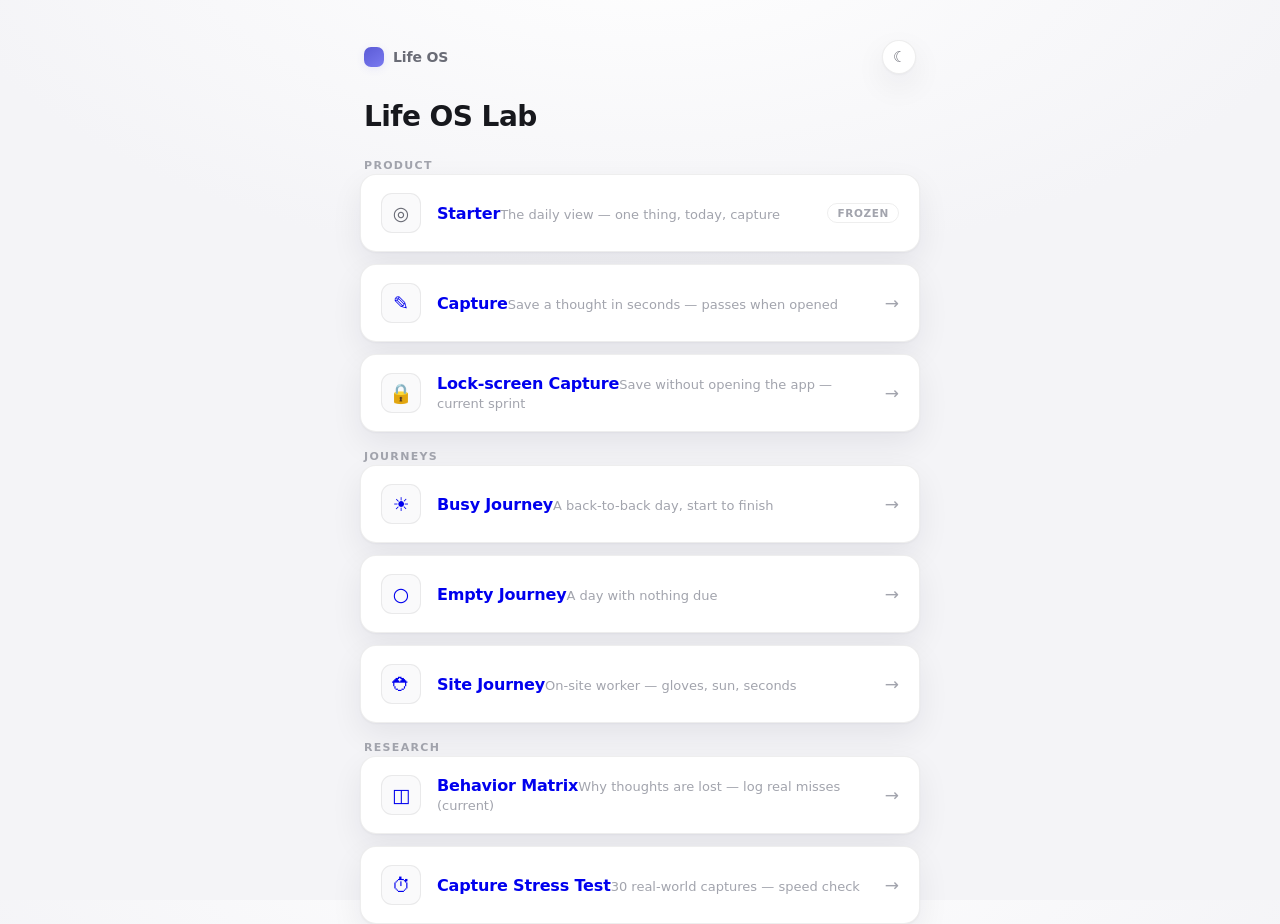
<file: prototype/index.html>
<!doctype html>
<html lang="en">
<head>
<meta charset="utf-8">
<meta name="viewport" content="width=device-width, initial-scale=1">
<title>Life OS — Prototypes</title>
<link rel="stylesheet" href="styles.css">
<style>
  .app { max-width: 560px; }
  .hub-head { padding: 4px 4px 0; margin-bottom: 26px; }
  .hub-title { font-size: 28px; font-weight: 600; letter-spacing: -0.02em; }
  .hub-sub { font-size: 14px; color: var(--text-2); margin-top: 6px; }
  .hub-list { display: grid; gap: 12px; }
  .hub-group { font-size: 11px; font-weight: 650; letter-spacing: 0.12em; text-transform: uppercase; color: var(--text-3); margin: 18px 4px 2px; }
  .hub-card { display: flex; align-items: center; gap: 16px; text-decoration: none; background: var(--panel); border: 1px solid var(--line); border-radius: 16px; padding: 18px 20px; box-shadow: var(--shadow); transition: transform .12s ease, border-color .2s ease; }
  .hub-card:hover { transform: translateY(-1px); border-color: var(--line-2); }
  .hub-card:active { transform: scale(.995); }
  .hub-ic { flex: none; width: 40px; height: 40px; border-radius: 11px; display: flex; align-items: center; justify-content: center; font-size: 19px; background: var(--panel-2); border: 1px solid var(--line); }
  .hub-tx { flex: 1; min-width: 0; }
  .hub-name { font-size: 16px; font-weight: 550; letter-spacing: -0.01em; }
  .hub-desc { font-size: 13px; color: var(--text-3); margin-top: 2px; }
  .hub-arrow { color: var(--text-3); font-size: 17px; }
  .hub-card.frozen .hub-ic { color: var(--text-2); }
  .frozen-tag { flex: none; font-size: 10.5px; font-weight: 650; letter-spacing: 0.06em; text-transform: uppercase; color: var(--text-3); border: 1px solid var(--line); border-radius: 999px; padding: 3px 9px; }
</style>
</head>
<body>
<div class="app">
  <div class="topbar">
    <div class="brand"><span class="mark"></span>Life OS</div>
    <div class="toolbar">
      <button class="iconbtn" id="theme" title="Toggle light / dark">☾</button>
    </div>
  </div>

  <div class="hub-head">
    <div class="hub-title">Life OS Lab</div>
  </div>

  <div class="hub-group">Product</div>
  <div class="hub-list">
    <a class="hub-card frozen" href="starter.html">
      <span class="hub-ic">◎</span>
      <span class="hub-tx"><span class="hub-name">Starter</span><span class="hub-desc">The daily view — one thing, today, capture</span></span>
      <span class="frozen-tag">Frozen</span>
    </a>
    <a class="hub-card" href="capture.html">
      <span class="hub-ic">✎</span>
      <span class="hub-tx"><span class="hub-name">Capture</span><span class="hub-desc">Save a thought in seconds — passes when opened</span></span>
      <span class="hub-arrow">→</span>
    </a>
    <a class="hub-card" href="lock-capture.html">
      <span class="hub-ic">🔒</span>
      <span class="hub-tx"><span class="hub-name">Lock-screen Capture</span><span class="hub-desc">Save without opening the app — current sprint</span></span>
      <span class="hub-arrow">→</span>
    </a>
  </div>

  <div class="hub-group">Journeys</div>
  <div class="hub-list">
    <a class="hub-card" href="journey-busy.html">
      <span class="hub-ic">☀</span>
      <span class="hub-tx"><span class="hub-name">Busy Journey</span><span class="hub-desc">A back-to-back day, start to finish</span></span>
      <span class="hub-arrow">→</span>
    </a>
    <a class="hub-card" href="journey-empty.html">
      <span class="hub-ic">○</span>
      <span class="hub-tx"><span class="hub-name">Empty Journey</span><span class="hub-desc">A day with nothing due</span></span>
      <span class="hub-arrow">→</span>
    </a>
    <a class="hub-card" href="journey-site.html">
      <span class="hub-ic">⛑</span>
      <span class="hub-tx"><span class="hub-name">Site Journey</span><span class="hub-desc">On-site worker — gloves, sun, seconds</span></span>
      <span class="hub-arrow">→</span>
    </a>
  </div>

  <div class="hub-group">Research</div>
  <div class="hub-list">
    <a class="hub-card" href="behavior-matrix.html">
      <span class="hub-ic">◫</span>
      <span class="hub-tx"><span class="hub-name">Behavior Matrix</span><span class="hub-desc">Why thoughts are lost — log real misses (current)</span></span>
      <span class="hub-arrow">→</span>
    </a>
    <a class="hub-card" href="capture-stress.html">
      <span class="hub-ic">⏱</span>
      <span class="hub-tx"><span class="hub-name">Capture Stress Test</span><span class="hub-desc">30 real-world captures — speed check</span></span>
      <span class="hub-arrow">→</span>
    </a>
  </div>
</div>
<script src="theme.js"></script>
</body>
</html>
</file>
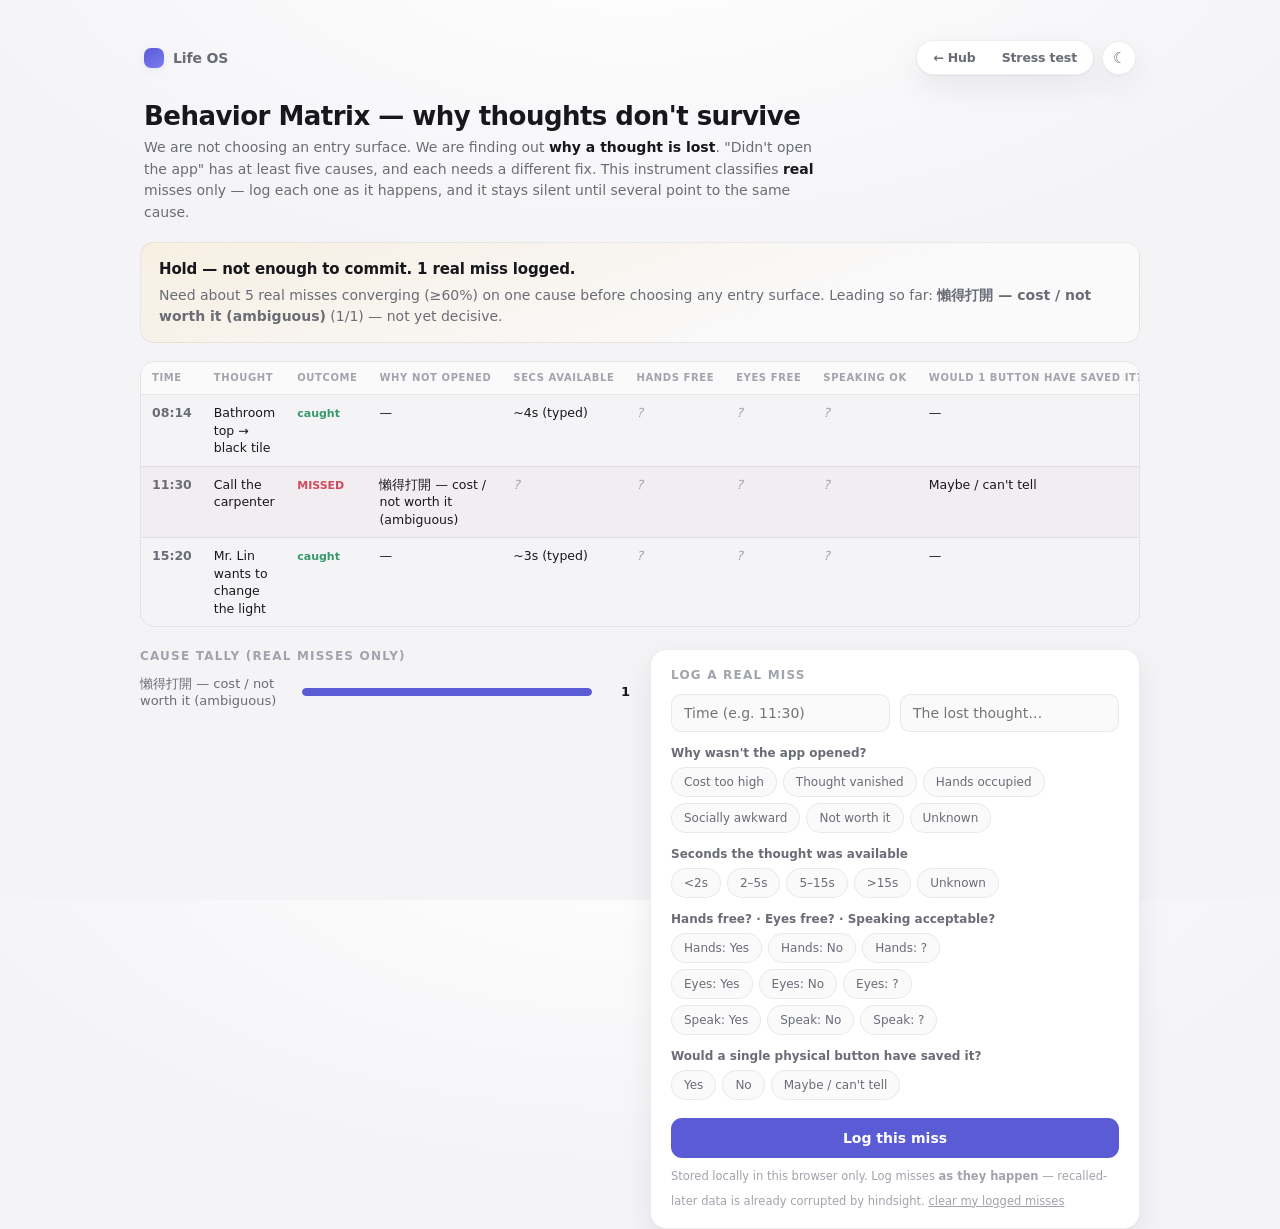
<file: prototype/behavior-matrix.html>
<!doctype html>
<html lang="en">
<head>
<meta charset="utf-8">
<meta name="viewport" content="width=device-width, initial-scale=1">
<title>Life OS — Behavior Matrix</title>
<link rel="stylesheet" href="styles.css">
<style>
  .app { max-width: 1000px; }
  .bm-head { padding: 4px 4px 0; margin-bottom: 8px; }
  .bm-title { font-size: 26px; font-weight: 600; letter-spacing: -0.02em; }
  .bm-sub { font-size: 14px; color: var(--text-2); margin-top: 6px; max-width: 680px; line-height: 1.55; }
  .bm-sub b { color: var(--text); }

  /* verdict banner — stays honest about sample size */
  .bm-verdict { margin: 18px 0; border-radius: 14px; padding: 15px 18px; font-size: 14px; line-height: 1.5; border: 1px solid var(--line); }
  .bm-verdict.hold { background: linear-gradient(160deg, var(--star-soft), transparent 70%), var(--panel-2); }
  .bm-verdict.signal { background: linear-gradient(160deg, var(--accent-soft), transparent 70%), var(--panel-2); }
  .bm-verdict .big { font-size: 15px; font-weight: 650; letter-spacing: -0.01em; }
  .bm-verdict .why { color: var(--text-2); margin-top: 5px; }

  .tbl-wrap { overflow-x: auto; margin-top: 8px; border: 1px solid var(--line); border-radius: 14px; }
  table { border-collapse: collapse; width: 100%; min-width: 880px; font-size: 12.5px; }
  th, td { text-align: left; padding: 9px 11px; border-bottom: 1px solid var(--line); vertical-align: top; line-height: 1.4; }
  th { font-size: 10px; letter-spacing: 0.06em; text-transform: uppercase; color: var(--text-3); font-weight: 650; background: var(--panel-2); white-space: nowrap; }
  tr:last-child td { border-bottom: none; }
  td.tm { color: var(--text-2); white-space: nowrap; font-weight: 550; }
  td.th-thought { color: var(--text); font-weight: 500; }
  .oc { font-weight: 650; font-size: 11px; }
  .oc.caught { color: var(--ok); } .oc.missed { color: var(--danger); }
  .u { color: var(--text-3); font-style: italic; }
  .yn-y { color: var(--ok); } .yn-n { color: var(--danger); } .yn-u { color: var(--text-3); font-style: italic; }
  tr.is-miss { background: rgba(209,73,91,0.04); }

  /* cause tally */
  .bm-tally { margin-top: 22px; display: grid; grid-template-columns: 1fr 1fr; gap: 20px; }
  @media (max-width: 720px){ .bm-tally { grid-template-columns: 1fr; } }
  .tally-box h3, .log-box h3 { font-size: 12px; font-weight: 650; letter-spacing: 0.1em; text-transform: uppercase; color: var(--text-3); margin-bottom: 12px; }
  .cause-row { display: flex; align-items: center; gap: 12px; margin-bottom: 9px; font-size: 13px; }
  .cause-row .lbl { flex: none; width: 150px; color: var(--text-2); }
  .cause-row .bar { flex: 1; height: 8px; border-radius: 999px; background: var(--panel-2); overflow: hidden; }
  .cause-row .bar span { display: block; height: 100%; background: var(--accent); border-radius: 999px; }
  .cause-row .n { flex: none; width: 26px; text-align: right; color: var(--text); font-weight: 600; }

  /* log form */
  .log-box { background: var(--panel); border: 1px solid var(--line); border-radius: 16px; padding: 18px 20px; box-shadow: var(--shadow); }
  .fld { margin-bottom: 14px; }
  .fld > label { display: block; font-size: 12px; font-weight: 600; color: var(--text-2); margin-bottom: 7px; }
  .row2 { display: flex; gap: 10px; }
  .row2 input { flex: 1; }
  input[type=text] { width: 100%; font-family: inherit; font-size: 14px; color: var(--text); background: var(--panel-2); border: 1px solid var(--line); border-radius: 10px; padding: 10px 12px; outline: none; }
  input[type=text]:focus { border-color: var(--accent); box-shadow: 0 0 0 3px var(--accent-soft); }
  .chips { display: flex; flex-wrap: wrap; gap: 6px; }
  .chip { font-family: inherit; font-size: 12px; color: var(--text-2); background: var(--panel-2); border: 1px solid var(--line); border-radius: 999px; padding: 7px 12px; cursor: pointer; transition: all .15s; }
  .chip:hover { border-color: var(--line-2); }
  .chip.sel { background: var(--accent); border-color: var(--accent); color: #fff; }
  .log-btn { width: 100%; margin-top: 4px; font-family: inherit; font-size: 14px; font-weight: 600; color: #fff; background: var(--accent); border: none; border-radius: 11px; padding: 12px; cursor: pointer; transition: opacity .2s, transform .1s; }
  .log-btn:hover { opacity: .92; } .log-btn:active { transform: scale(.99); }
  .log-note { font-size: 11.5px; color: var(--text-3); margin-top: 10px; line-height: 1.5; }
  .clear-link { background: none; border: none; color: var(--text-3); font-size: 11.5px; cursor: pointer; text-decoration: underline; font-family: inherit; padding: 0; margin-top: 8px; }
</style>
</head>
<body>
<div class="app">
  <div class="topbar">
    <div class="brand"><span class="mark"></span>Life OS</div>
    <div class="toolbar">
      <nav class="levelnav"><a href="index.html">← Hub</a><a href="capture-stress.html">Stress test</a></nav>
      <button class="iconbtn" id="theme" title="Toggle light / dark">☾</button>
    </div>
  </div>

  <div class="bm-head">
    <div class="bm-title">Behavior Matrix — why thoughts don't survive</div>
    <div class="bm-sub">We are not choosing an entry surface. We are finding out <b>why a thought is lost</b>. "Didn't open the app" has at least five causes, and each needs a different fix. This instrument classifies <b>real</b> misses only — log each one as it happens, and it stays silent until several point to the same cause.</div>
  </div>

  <div class="bm-verdict hold" id="verdict"></div>

  <div class="tbl-wrap">
    <table>
      <thead><tr>
        <th>Time</th><th>Thought</th><th>Outcome</th><th>Why not opened</th>
        <th>Secs available</th><th>Hands free</th><th>Eyes free</th><th>Speaking OK</th><th>Would 1 button have saved it?</th>
      </tr></thead>
      <tbody id="rows"></tbody>
    </table>
  </div>

  <div class="bm-tally">
    <div class="tally-box">
      <h3>Cause tally (real misses only)</h3>
      <div id="tally"></div>
    </div>

    <div class="log-box">
      <h3>Log a real miss</h3>
      <div class="fld">
        <div class="row2">
          <input type="text" id="f-time" placeholder="Time (e.g. 11:30)">
          <input type="text" id="f-thought" placeholder="The lost thought…">
        </div>
      </div>
      <div class="fld"><label>Why wasn't the app opened?</label>
        <div class="chips" data-group="why">
          <button class="chip" data-v="Activation cost too high">Cost too high</button>
          <button class="chip" data-v="Thought vanished">Thought vanished</button>
          <button class="chip" data-v="Hands occupied">Hands occupied</button>
          <button class="chip" data-v="Socially awkward">Socially awkward</button>
          <button class="chip" data-v="Not worth interrupting">Not worth it</button>
          <button class="chip" data-v="Unknown">Unknown</button>
        </div>
      </div>
      <div class="fld"><label>Seconds the thought was available</label>
        <div class="chips" data-group="secs">
          <button class="chip" data-v="&lt;2s">&lt;2s</button>
          <button class="chip" data-v="2–5s">2–5s</button>
          <button class="chip" data-v="5–15s">5–15s</button>
          <button class="chip" data-v="&gt;15s">&gt;15s</button>
          <button class="chip" data-v="Unknown">Unknown</button>
        </div>
      </div>
      <div class="fld"><label>Hands free? · Eyes free? · Speaking acceptable?</label>
        <div class="chips" data-group="hands"><button class="chip" data-v="Yes">Hands: Yes</button><button class="chip" data-v="No">Hands: No</button><button class="chip" data-v="Unknown">Hands: ?</button></div>
        <div class="chips" data-group="eyes" style="margin-top:6px"><button class="chip" data-v="Yes">Eyes: Yes</button><button class="chip" data-v="No">Eyes: No</button><button class="chip" data-v="Unknown">Eyes: ?</button></div>
        <div class="chips" data-group="talk" style="margin-top:6px"><button class="chip" data-v="Yes">Speak: Yes</button><button class="chip" data-v="No">Speak: No</button><button class="chip" data-v="Unknown">Speak: ?</button></div>
      </div>
      <div class="fld"><label>Would a single physical button have saved it?</label>
        <div class="chips" data-group="button">
          <button class="chip" data-v="Yes">Yes</button>
          <button class="chip" data-v="No">No</button>
          <button class="chip" data-v="Maybe / can't tell">Maybe / can't tell</button>
        </div>
      </div>
      <button class="log-btn" id="logBtn">Log this miss</button>
      <div class="log-note">Stored locally in this browser only. Log misses <b>as they happen</b> — recalled-later data is already corrupted by hindsight. <button class="clear-link" id="clearBtn">clear my logged misses</button></div>
    </div>
  </div>
</div>

<script src="theme.js"></script>
<script>
(function(){
  // --- seed = the ONLY real field data so far (3 events). Unknowns are honest, not filled. ---
  var SEED = [
    { time:"08:14", thought:"Bathroom top → black tile", outcome:"caught", why:"—", secs:"~4s (typed)", hands:"Unknown", eyes:"Unknown", talk:"Unknown", button:"—", seed:true },
    { time:"11:30", thought:"Call the carpenter", outcome:"missed", why:"懶得打開 — cost / not worth it (ambiguous)", secs:"Unknown", hands:"Unknown", eyes:"Unknown", talk:"Unknown", button:"Maybe / can't tell", seed:true },
    { time:"15:20", thought:"Mr. Lin wants to change the light", outcome:"caught", why:"—", secs:"~3s (typed)", hands:"Unknown", eyes:"Unknown", talk:"Unknown", button:"—", seed:true }
  ];
  var KEY = "los_behavior_misses";
  function load(){ try { return JSON.parse(localStorage.getItem(KEY)) || []; } catch(e){ return []; } }
  function save(a){ try { localStorage.setItem(KEY, JSON.stringify(a)); } catch(e){} }

  var rowsEl = document.getElementById('rows');
  var tallyEl = document.getElementById('tally');
  var verdictEl = document.getElementById('verdict');

  function yn(v){ if(v==="Yes") return '<span class="yn-y">Yes</span>'; if(v==="No") return '<span class="yn-n">No</span>'; if(v==="Unknown"||v==="—") return '<span class="yn-u">'+(v==="—"?"—":"?")+'</span>'; return v; }
  function cell(v){ return (v==="Unknown") ? '<span class="u">?</span>' : (v||'<span class="u">?</span>'); }

  function render(){
    var logged = load();
    var all = SEED.concat(logged);
    rowsEl.innerHTML = all.map(function(r){
      var miss = r.outcome === "missed";
      return '<tr class="'+(miss?'is-miss':'')+'">'
        + '<td class="tm">'+r.time+'</td>'
        + '<td class="th-thought">'+r.thought+'</td>'
        + '<td><span class="oc '+r.outcome+'">'+(miss?'MISSED':'caught')+'</span></td>'
        + '<td>'+cell(r.why)+'</td>'
        + '<td>'+cell(r.secs)+'</td>'
        + '<td>'+yn(r.hands)+'</td>'
        + '<td>'+yn(r.eyes)+'</td>'
        + '<td>'+yn(r.talk)+'</td>'
        + '<td>'+cell(r.button)+'</td>'
        + '</tr>';
    }).join('');

    // tally over MISSES only
    var misses = all.filter(function(r){ return r.outcome === "missed"; });
    var byCause = {};
    misses.forEach(function(r){ var c = r.whyClass || r.why || "Unknown"; byCause[c] = (byCause[c]||0)+1; });
    var causes = Object.keys(byCause).sort(function(a,b){ return byCause[b]-byCause[a]; });
    var maxN = misses.length || 1;
    tallyEl.innerHTML = causes.length ? causes.map(function(c){
      var n = byCause[c];
      return '<div class="cause-row"><span class="lbl">'+c+'</span><span class="bar"><span style="width:'+(n/maxN*100)+'%"></span></span><span class="n">'+n+'</span></div>';
    }).join('') : '<div class="log-note">No misses logged yet.</div>';

    // verdict — refuse to conclude on thin data
    var N = misses.length;
    var top = causes[0], topN = top ? byCause[top] : 0;
    var THRESH = 5;
    if(N < THRESH || !top || topN/N < 0.6 || top === "Unknown"){
      verdictEl.className = "bm-verdict hold";
      verdictEl.innerHTML = '<div class="big">Hold — not enough to commit. '+N+' real miss'+(N===1?'':'es')+' logged.</div>'
        + '<div class="why">Need about '+THRESH+' real misses converging (≥60%) on one cause before choosing any entry surface.'
        + (top && top!=="Unknown" ? ' Leading so far: <b>'+top+'</b> ('+topN+'/'+N+') — not yet decisive.' : ' Right now most dimensions are still unrecorded.')
        + '</div>';
    } else {
      verdictEl.className = "bm-verdict signal";
      verdictEl.innerHTML = '<div class="big">Signal: “'+top+'” dominates ('+topN+'/'+N+' misses).</div>'
        + '<div class="why">Now — and only now — pick the entry surface that removes <b>'+top+'</b>. Not before.</div>';
    }
  }

  // form
  var picks = {};
  document.querySelectorAll('.chips').forEach(function(g){
    g.addEventListener('click', function(e){
      var chip = e.target.closest('.chip'); if(!chip) return;
      var group = g.getAttribute('data-group');
      g.querySelectorAll('.chip').forEach(function(c){ c.classList.remove('sel'); });
      chip.classList.add('sel');
      picks[group] = chip.getAttribute('data-v');
    });
  });

  document.getElementById('logBtn').addEventListener('click', function(){
    var time = document.getElementById('f-time').value.trim() || "—";
    var thought = document.getElementById('f-thought').value.trim() || "(unrecorded)";
    var logged = load();
    logged.push({
      time: time, thought: thought, outcome: "missed",
      why: picks.why || "Unknown", whyClass: picks.why || "Unknown",
      secs: picks.secs || "Unknown",
      hands: picks.hands || "Unknown", eyes: picks.eyes || "Unknown", talk: picks.talk || "Unknown",
      button: picks.button || "Maybe / can't tell"
    });
    save(logged);
    document.getElementById('f-time').value = "";
    document.getElementById('f-thought').value = "";
    document.querySelectorAll('.chip.sel').forEach(function(c){ c.classList.remove('sel'); });
    picks = {};
    render();
  });

  document.getElementById('clearBtn').addEventListener('click', function(){
    save([]); render();
  });

  render();
})();
</script>
</body>
</html>
</file>
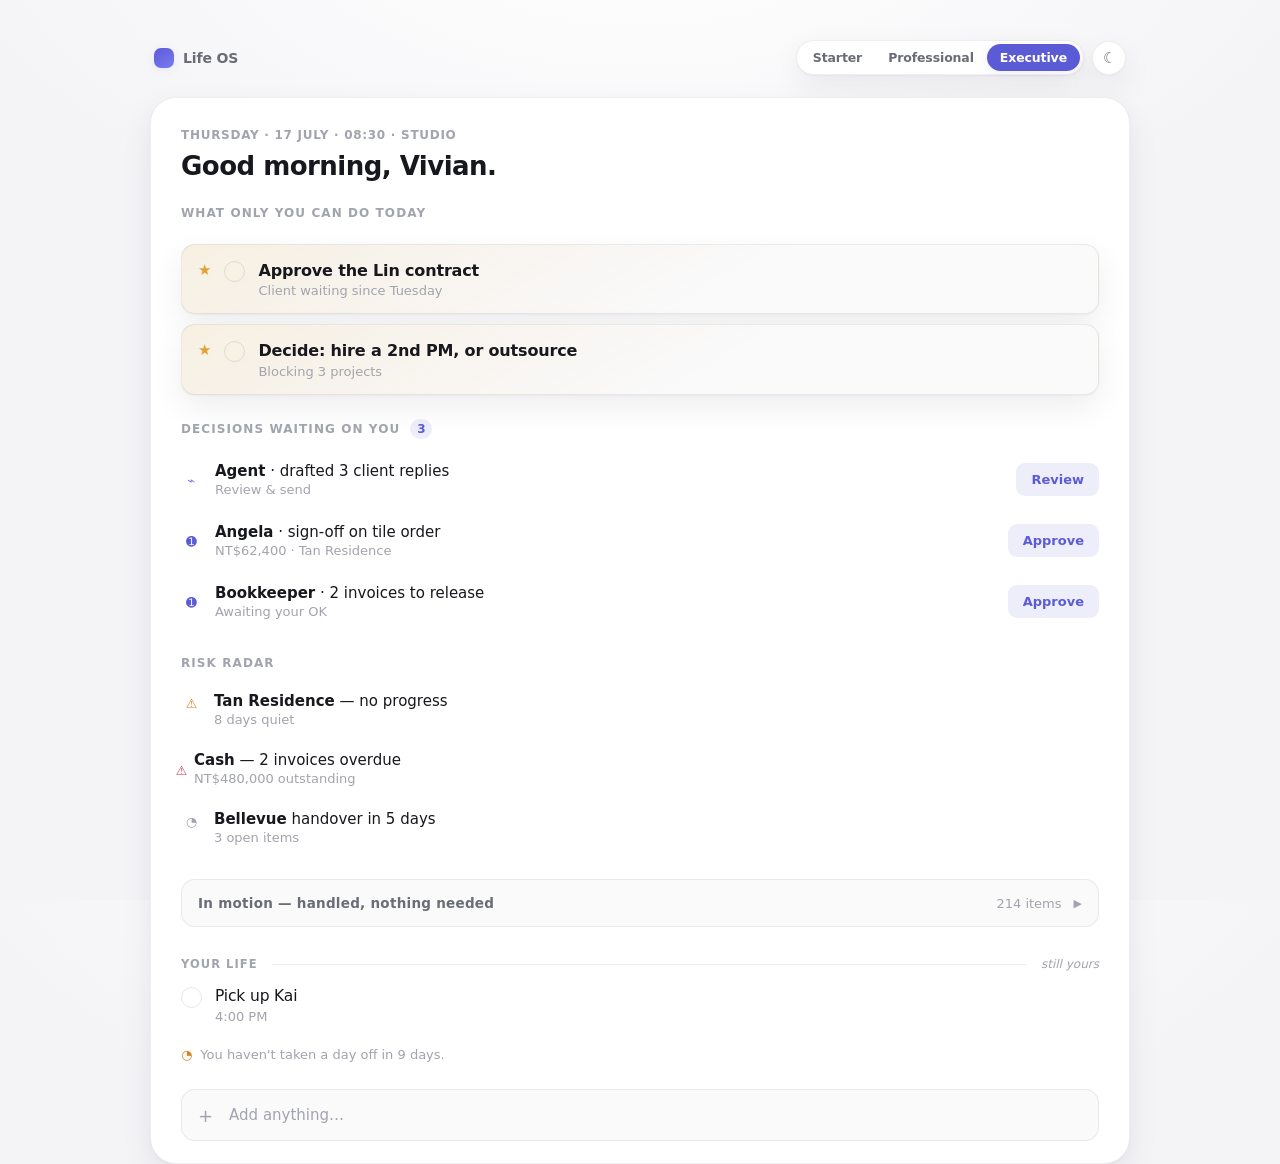
<file: prototype/executive.html>
<!doctype html>
<html lang="en">
<head>
<meta charset="utf-8">
<meta name="viewport" content="width=device-width, initial-scale=1, viewport-fit=cover">
<title>Life OS — Executive</title>
<link rel="stylesheet" href="styles.css">
</head>
<body>
<div class="app exec">
  <div class="topbar">
    <div class="brand"><span class="mark"></span>Life OS</div>
    <div class="toolbar">
      <nav class="levelnav">
        <a href="starter.html">Starter</a>
        <a href="professional.html">Professional</a>
        <a href="executive.html" class="active">Executive</a>
      </nav>
      <button class="iconbtn" id="theme" title="Toggle light / dark">☾</button>
    </div>
  </div>

  <div class="stage">
    <div class="daymeta">Thursday · 17 July · 08:30 · Studio</div>
    <div class="greeting">Good morning, Vivian.</div>

    <div class="exec-title">What only you can do today</div>
    <div class="apex">
      <div class="task clearable"><span class="star">★</span><button class="check" data-check></button>
        <div class="task-body"><div class="task-title">Approve the Lin contract</div><div class="task-meta">Client waiting since Tuesday</div></div></div>
      <div class="task clearable"><span class="star">★</span><button class="check" data-check></button>
        <div class="task-body"><div class="task-title">Decide: hire a 2nd PM, or outsource</div><div class="task-meta">Blocking 3 projects</div></div></div>
    </div>

    <div class="exec-title">Decisions waiting on you <span class="badge" id="decCount">3</span></div>
    <div id="decisions">
      <div class="decision"><span class="flag agent">⌁</span>
        <div class="who"><div class="name"><b>Agent</b> · drafted 3 client replies</div><div class="act">Review &amp; send</div></div>
        <button class="approve" data-approve>Review</button></div>
      <div class="decision"><span class="flag person">➊</span>
        <div class="who"><div class="name"><b>Angela</b> · sign-off on tile order</div><div class="act">NT$62,400 · Tan Residence</div></div>
        <button class="approve" data-approve>Approve</button></div>
      <div class="decision"><span class="flag person">➊</span>
        <div class="who"><div class="name"><b>Bookkeeper</b> · 2 invoices to release</div><div class="act">Awaiting your OK</div></div>
        <button class="approve" data-approve>Approve</button></div>
    </div>

    <div class="exec-title">Risk radar</div>
    <div>
      <div class="risk"><span class="flag warn">⚠</span><div class="risk-body"><div class="risk-title"><b>Tan Residence</b> — no progress</div><div class="task-meta">8 days quiet</div></div></div>
      <div class="risk"><span class="flag risk">⚠</span><div class="risk-body"><div class="risk-title"><b>Cash</b> — 2 invoices overdue</div><div class="task-meta">NT$480,000 outstanding</div></div></div>
      <div class="risk"><span class="flag watch">◔</span><div class="risk-body"><div class="risk-title"><b>Bellevue</b> handover in 5 days</div><div class="task-meta">3 open items</div></div></div>
    </div>

    <div class="handled" id="handled">
      <div class="handled-head" id="handledHead">
        <span class="lead">In motion — handled, nothing needed</span>
        <span class="n">214 items</span>
        <span class="chev">▶</span>
      </div>
      <div class="handled-body">
        <div class="row"><span class="dot-ok"></span>7 projects on track</div>
        <div class="row"><span class="dot-ok"></span>4 agents working</div>
        <div class="row"><span class="dot-ok"></span>Team clear — no one blocked</div>
      </div>
    </div>

    <div class="divider"><span class="label">Your life</span><span class="line"></span><span class="aside">still yours</span></div>
    <div id="life">
      <div class="task clearable"><button class="check" data-check></button>
        <div class="task-body"><div class="task-title">Pick up Kai</div><div class="task-meta">4:00 PM</div></div></div>
    </div>
    <div class="life-note">You haven't taken a day off in 9 days.</div>

    <div class="capture">
      <span class="plus">+</span>
      <input id="captureInput" type="text" placeholder="Add anything…" autocomplete="off">
    </div>
  </div>
</div>

<script src="theme.js"></script>
<script>
(function(){
  var decCount = document.getElementById('decCount');
  function updateBadge(){
    var n = document.querySelectorAll('#decisions .decision:not(.resolved)').length;
    decCount.textContent = n;
    decCount.style.opacity = n === 0 ? '.4' : '1';
  }

  document.addEventListener('click', function(e){
    var ap = e.target.closest('[data-approve]');
    if(ap){
      var row = ap.closest('.decision');
      ap.textContent = '✓ Done';
      ap.style.pointerEvents = 'none';
      setTimeout(function(){
        row.classList.add('resolved');
        setTimeout(function(){ row.style.display = 'none'; updateBadge(); }, 300);
      }, 180);
      return;
    }
    var chk = e.target.closest('[data-check]');
    if(chk){ var t = chk.closest('.clearable') || chk.closest('.task'); if(t) t.classList.toggle('done'); }
  });

  document.getElementById('handledHead').addEventListener('click', function(){
    document.getElementById('handled').classList.toggle('open');
  });

  var input = document.getElementById('captureInput');
  input.addEventListener('keydown', function(e){
    if(e.key === 'Enter' && input.value.trim()){
      var t = document.createElement('div');
      t.className = 'task clearable';
      t.innerHTML = '<button class="check" data-check></button><div class="task-body"><div class="task-title"></div></div>';
      t.querySelector('.task-title').textContent = input.value.trim();
      document.getElementById('life').appendChild(t); input.value='';
      t.animate([{opacity:0,transform:'translateY(-4px)'},{opacity:1,transform:'none'}],{duration:220,easing:'ease'});
    }
  });
})();
</script>
</body>
</html>
</file>
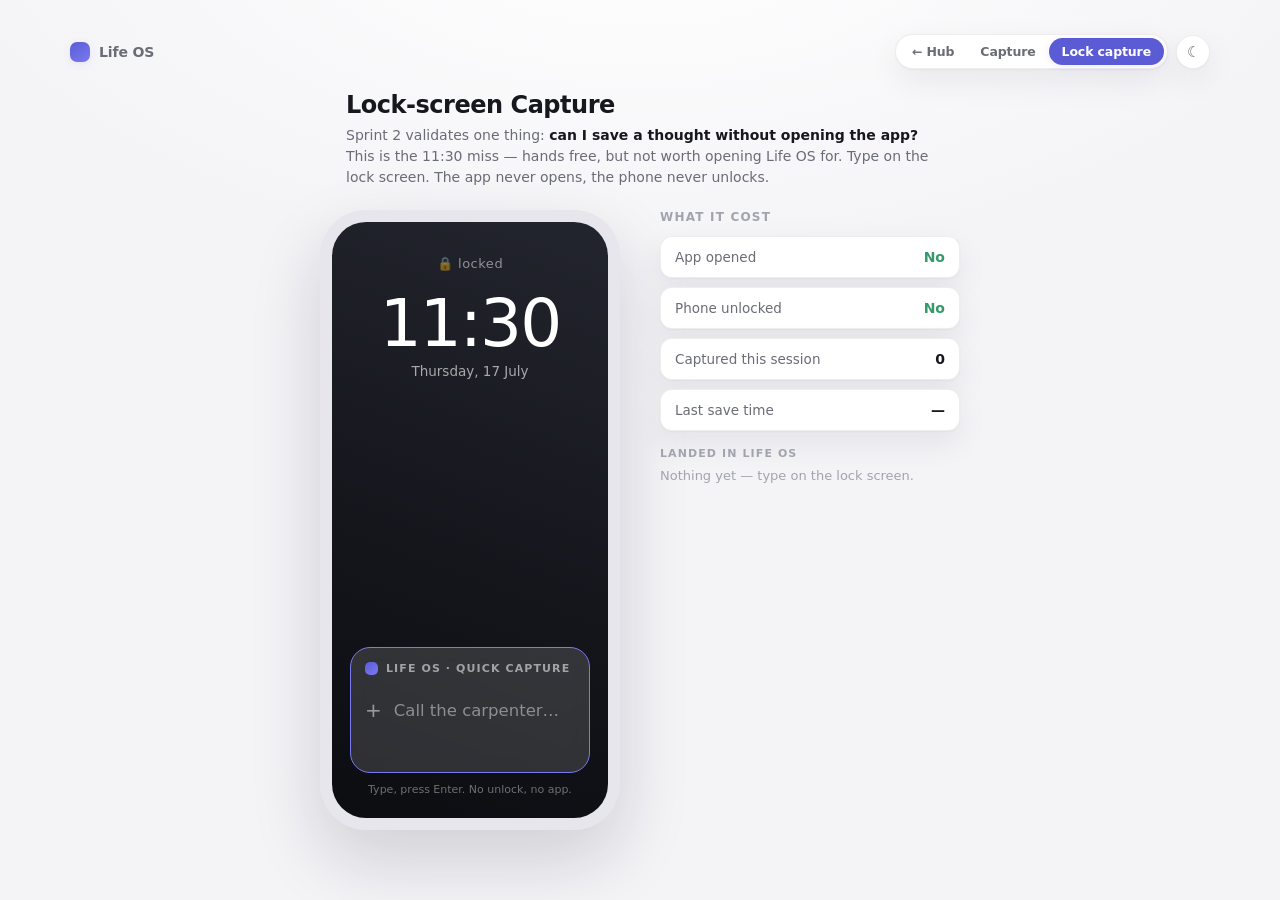
<file: prototype/lock-capture.html>
<!doctype html>
<html lang="en">
<head>
<meta charset="utf-8">
<meta name="viewport" content="width=device-width, initial-scale=1">
<title>Life OS — Lock-screen Capture</title>
<link rel="stylesheet" href="styles.css">
<link rel="stylesheet" href="journey.css">
<style>
  /* Sprint 2 — capture without opening. The field lives on the lock screen. */
  body { padding: 34px 0 64px; }
  .lc-head { max-width: 640px; margin: 6px auto 22px; padding: 0 26px; }
  .lc-title { font-size: 24px; font-weight: 600; letter-spacing: -0.02em; }
  .lc-sub { font-size: 14px; color: var(--text-2); margin-top: 6px; line-height: 1.5; }
  .lc-sub b { color: var(--text); }

  .lc-stage { display: flex; gap: 40px; align-items: flex-start; justify-content: center; flex-wrap: wrap; padding: 0 26px; }

  /* the locked phone */
  .lc-phone { width: 300px; height: 620px; border-radius: 46px; padding: 12px; background: var(--bezel); box-shadow: 0 30px 70px rgba(20,20,40,.16); flex: none; }
  .lc-screen { height: 100%; border-radius: 34px; background: linear-gradient(200deg, #23252e 0%, #14151b 60%, #0c0d11 100%); position: relative; overflow: hidden; display: flex; flex-direction: column; align-items: center; padding: 34px 18px 22px; }
  .lc-lockicon { color: rgba(255,255,255,.5); font-size: 13px; letter-spacing: .04em; }
  .lc-clock { margin-top: 20px; font-size: 66px; font-weight: 300; letter-spacing: -0.03em; color: #fff; line-height: 1; }
  .lc-date { font-size: 13.5px; color: rgba(255,255,255,.62); margin-top: 6px; }

  /* the capture widget — sits low, in the thumb zone */
  .lc-widget { margin-top: auto; width: 100%; background: rgba(255,255,255,.10); backdrop-filter: blur(8px); border: 1px solid rgba(255,255,255,.14); border-radius: 20px; padding: 14px 14px 13px; transition: border-color .2s, background .2s; }
  .lc-widget:focus-within { border-color: var(--accent-2); background: rgba(255,255,255,.14); }
  .lc-wtop { display: flex; align-items: center; gap: 8px; font-size: 11px; font-weight: 650; letter-spacing: .1em; text-transform: uppercase; color: rgba(255,255,255,.55); }
  .lc-wtop .mk { width: 13px; height: 13px; border-radius: 5px; background: linear-gradient(145deg, var(--accent), var(--accent-2)); }
  .lc-field { display: flex; align-items: center; gap: 10px; margin-top: 11px; }
  .lc-field .p { color: rgba(255,255,255,.5); font-size: 20px; }
  .lc-field input { flex: 1; border: none; background: none; outline: none; font-family: inherit; font-size: 16.5px; color: #fff; padding: 12px 2px; min-height: 48px; }
  .lc-field input::placeholder { color: rgba(255,255,255,.45); }
  .lc-flash { margin-top: 9px; font-size: 12.5px; color: #7be0a8; opacity: 0; transition: opacity .2s; height: 16px; }
  .lc-flash.show { opacity: 1; }
  .lc-hint2 { margin-top: 10px; font-size: 11px; color: rgba(255,255,255,.4); text-align: center; }

  /* proof panel — the whole point: nothing opened */
  .lc-proof { width: 300px; flex: none; }
  .lc-proof h3 { font-size: 12px; font-weight: 650; letter-spacing: .1em; text-transform: uppercase; color: var(--text-3); margin-bottom: 12px; }
  .pf-row { display: flex; align-items: center; justify-content: space-between; padding: 12px 14px; background: var(--panel); border: 1px solid var(--line); border-radius: 12px; box-shadow: var(--shadow); margin-bottom: 9px; }
  .pf-row .l { font-size: 13.5px; color: var(--text-2); }
  .pf-row .v { font-size: 14px; font-weight: 600; }
  .pf-row .v.good { color: var(--ok); }
  .pf-row .v.num { color: var(--text); }
  .lc-caught { margin-top: 16px; }
  .lc-caught .cap { font-size: 11px; font-weight: 650; letter-spacing: .1em; text-transform: uppercase; color: var(--text-3); margin-bottom: 8px; }
  .lc-item { display: flex; align-items: center; gap: 10px; background: var(--panel-2); border: 1px solid var(--line); border-radius: 11px; padding: 10px 13px; font-size: 14px; margin-bottom: 7px; }
  .lc-item .d { width: 6px; height: 6px; border-radius: 50%; background: var(--accent); flex: none; }
  .lc-empty { font-size: 13px; color: var(--text-3); }
  @media (max-width: 700px){ .lc-proof { width: 300px; } }
</style>
</head>
<body>
<div class="wrap">
  <div class="topbar">
    <div class="brand"><span class="mark"></span>Life OS</div>
    <div class="toolbar">
      <nav class="levelnav">
        <a href="index.html">← Hub</a>
        <a href="capture.html">Capture</a>
        <a href="lock-capture.html" class="active">Lock capture</a>
      </nav>
      <button class="iconbtn" id="theme" title="Toggle light / dark">☾</button>
    </div>
  </div>
</div>

<div class="lc-head">
  <div class="lc-title">Lock-screen Capture</div>
  <div class="lc-sub">Sprint 2 validates one thing: <b>can I save a thought without opening the app?</b> This is the 11:30 miss — hands free, but not worth opening Life OS for. Type on the lock screen. The app never opens, the phone never unlocks.</div>
</div>

<div class="lc-stage">
  <div class="lc-phone">
    <div class="lc-screen">
      <div class="lc-lockicon">🔒 locked</div>
      <div class="lc-clock" id="clock">11:30</div>
      <div class="lc-date">Thursday, 17 July</div>

      <div class="lc-widget">
        <div class="lc-wtop"><span class="mk"></span> Life OS · quick capture</div>
        <div class="lc-field">
          <span class="p">+</span>
          <input id="lc" type="text" placeholder="Call the carpenter…" autocomplete="off" autofocus>
        </div>
        <div class="lc-flash" id="flash">Saved ✓ — phone still locked</div>
      </div>
      <div class="lc-hint2">Type, press Enter. No unlock, no app.</div>
    </div>
  </div>

  <div class="lc-proof">
    <h3>What it cost</h3>
    <div class="pf-row"><span class="l">App opened</span><span class="v good" id="pOpen">No</span></div>
    <div class="pf-row"><span class="l">Phone unlocked</span><span class="v good" id="pUnlock">No</span></div>
    <div class="pf-row"><span class="l">Captured this session</span><span class="v num" id="pCount">0</span></div>
    <div class="pf-row"><span class="l">Last save time</span><span class="v num" id="pTime">—</span></div>

    <div class="lc-caught">
      <div class="cap">Landed in Life OS</div>
      <div id="caught"><div class="lc-empty">Nothing yet — type on the lock screen.</div></div>
    </div>
  </div>
</div>

<script src="theme.js"></script>
<script>
(function(){
  var input = document.getElementById('lc');
  var flash = document.getElementById('flash');
  var caught = document.getElementById('caught');
  var pCount = document.getElementById('pCount');
  var pTime = document.getElementById('pTime');
  var empty = caught.querySelector('.lc-empty');
  var count = 0, startedAt = 0, flashTimer = null;

  input.focus();

  input.addEventListener('input', function(){
    if(input.value.length && !startedAt){ startedAt = performance.now(); }
    if(!input.value.length){ startedAt = 0; }
  });

  input.addEventListener('keydown', function(e){
    if(e.key === 'Enter' && input.value.trim()){
      var secs = startedAt ? ((performance.now() - startedAt) / 1000) : 0;
      if(empty){ empty.remove(); empty = null; }
      var row = document.createElement('div');
      row.className = 'lc-item';
      row.innerHTML = '<span class="d"></span><span class="tx"></span>';
      row.querySelector('.tx').textContent = input.value.trim();
      caught.prepend(row);

      count++;
      pCount.textContent = String(count);
      pTime.textContent = secs ? secs.toFixed(1) + 's' : '—';

      input.value = '';
      startedAt = 0;
      input.focus(); // stay ready — burst capture, still locked

      flash.classList.add('show');
      clearTimeout(flashTimer);
      flashTimer = setTimeout(function(){ flash.classList.remove('show'); }, 1400);
    }
  });
})();
</script>
</body>
</html>
</file>
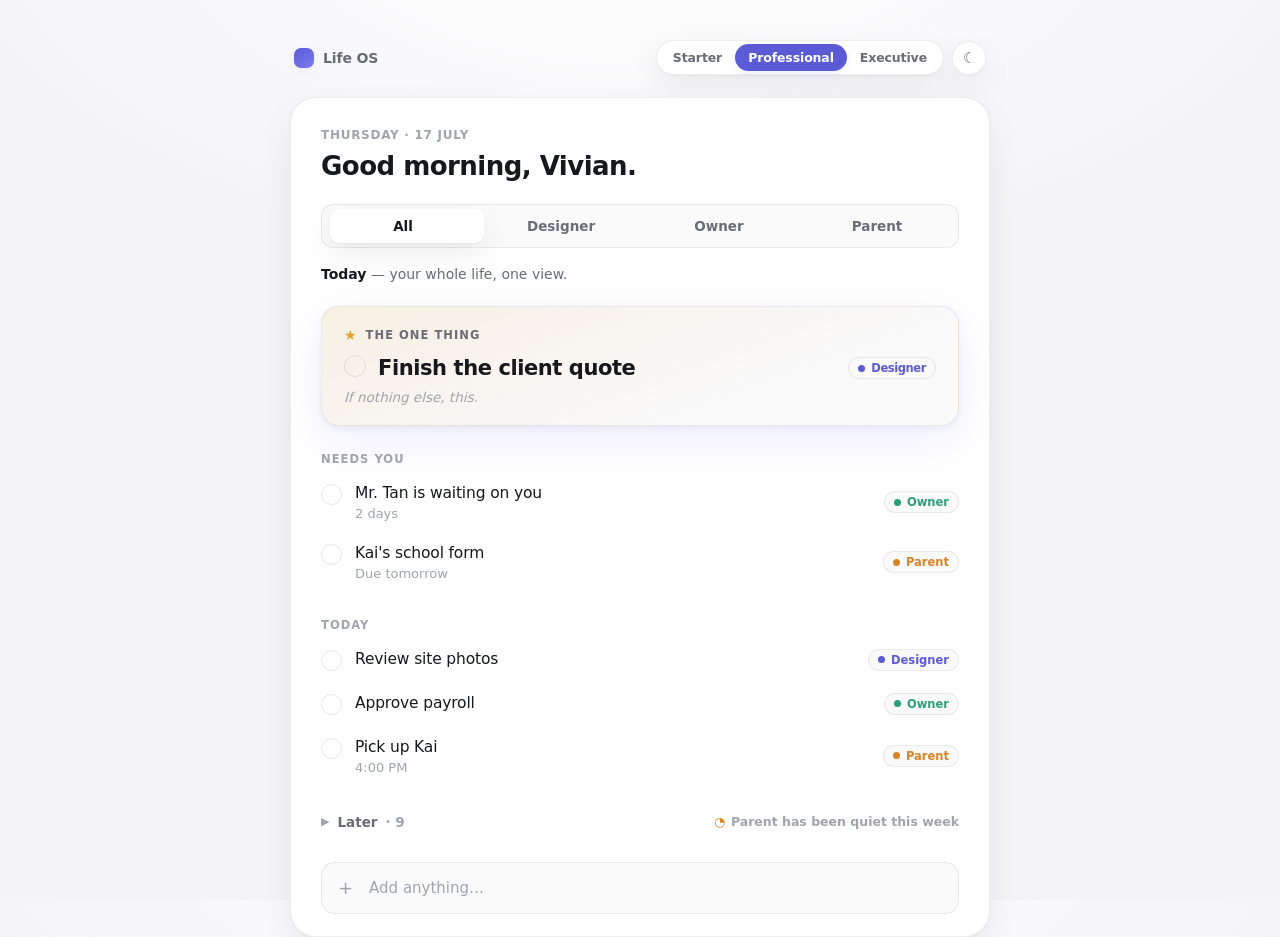
<file: prototype/professional.html>
<!doctype html>
<html lang="en">
<head>
<meta charset="utf-8">
<meta name="viewport" content="width=device-width, initial-scale=1, viewport-fit=cover">
<title>Life OS — Professional</title>
<link rel="stylesheet" href="styles.css">
</head>
<body>
<div class="app wide">
  <div class="topbar">
    <div class="brand"><span class="mark"></span>Life OS</div>
    <div class="toolbar">
      <nav class="levelnav">
        <a href="starter.html">Starter</a>
        <a href="professional.html" class="active">Professional</a>
        <a href="executive.html">Executive</a>
      </nav>
      <button class="iconbtn" id="theme" title="Toggle light / dark">☾</button>
    </div>
  </div>

  <div class="stage">
    <div class="daymeta">Thursday · 17 July</div>
    <div class="greeting">Good morning, Vivian.</div>

    <div class="lens" id="lens">
      <span class="glider" id="glider"></span>
      <button class="active" data-role="all">All</button>
      <button data-role="designer">Designer</button>
      <button data-role="owner">Owner</button>
      <button data-role="parent">Parent</button>
    </div>
    <div class="lens-caption" id="caption"><strong>Today</strong> — your whole life, one view.</div>

    <div class="content" id="content">

      <div class="onething clearable" data-role="designer" id="onething">
        <div class="ot-label"><span class="star">★</span> The one thing</div>
        <div class="ot-title"><button class="check" data-check></button><span class="ot-text">Finish the client quote</span>
          <span class="tag designer" style="margin-left:auto"><span class="dot"></span>Designer</span></div>
        <div class="ot-hint">If nothing else, this.</div>
      </div>

      <div class="section" data-section>
        <div class="section-label">Needs you</div>
        <div class="task clearable needs" data-role="owner"><button class="check" data-check></button>
          <div class="task-body"><div class="task-title">Mr. Tan is waiting on you</div><div class="task-meta">2 days</div></div>
          <span class="tag owner"><span class="dot"></span>Owner</span></div>
        <div class="task clearable needs" data-role="parent"><button class="check" data-check></button>
          <div class="task-body"><div class="task-title">Kai's school form</div><div class="task-meta">Due tomorrow</div></div>
          <span class="tag parent"><span class="dot"></span>Parent</span></div>
      </div>

      <div class="section" data-section>
        <div class="section-label">Today</div>
        <div class="task clearable" data-role="designer"><button class="check" data-check></button>
          <div class="task-body"><div class="task-title">Review site photos</div></div>
          <span class="tag designer"><span class="dot"></span>Designer</span></div>
        <div class="task clearable" data-role="owner"><button class="check" data-check></button>
          <div class="task-body"><div class="task-title">Approve payroll</div></div>
          <span class="tag owner"><span class="dot"></span>Owner</span></div>
        <div class="task clearable" data-role="parent"><button class="check" data-check></button>
          <div class="task-body"><div class="task-title">Pick up Kai</div><div class="task-meta">4:00 PM</div></div>
          <span class="tag parent"><span class="dot"></span>Parent</span></div>
      </div>

      <div class="later" id="later">
        <button class="later-toggle" id="laterToggle"><span class="chev">▶</span> Later <span style="color:var(--text-3)">· 9</span>
          <span class="balance" data-allonly>Parent has been quiet this week</span>
        </button>
        <div class="later-list">
          <div class="task" data-role="designer"><button class="check" data-check></button><div class="task-body"><div class="task-title">Order fabric samples</div></div><span class="tag designer"><span class="dot"></span>Designer</span></div>
          <div class="task" data-role="owner"><button class="check" data-check></button><div class="task-body"><div class="task-title">Review Q3 numbers</div></div><span class="tag owner"><span class="dot"></span>Owner</span></div>
          <div class="task" data-role="parent"><button class="check" data-check></button><div class="task-body"><div class="task-title">Plan Kai's birthday</div></div><span class="tag parent"><span class="dot"></span>Parent</span></div>
        </div>
      </div>
    </div>

    <div class="capture">
      <span class="plus">+</span>
      <input id="captureInput" type="text" placeholder="Add anything…" autocomplete="off">
    </div>
  </div>
</div>

<script src="theme.js"></script>
<script>
(function(){
  var lens = document.getElementById('lens');
  var glider = document.getElementById('glider');
  var caption = document.getElementById('caption');
  var content = document.getElementById('content');
  var buttons = lens.querySelectorAll('button');
  var current = 'all';

  var captions = {
    all: '<strong>Today</strong> — your whole life, one view.',
    designer: '<strong>Designer</strong> — deep in the work. The rest is put away.',
    owner: '<strong>Owner</strong> — running the business. Just this.',
    parent: '<strong>Parent</strong> — the rest is put away. Nothing from work will interrupt you here.'
  };

  function moveGlider(btn){
    glider.style.width = btn.offsetWidth + 'px';
    glider.style.transform = 'translateX(' + btn.offsetLeft + 'px)';
  }
  function activeBtn(){ return lens.querySelector('button.active'); }

  function applyFilter(role){
    document.querySelectorAll('[data-role]').forEach(function(el){
      var show = role === 'all' || el.getAttribute('data-role') === role;
      el.classList.toggle('is-hidden', !show);
    });
    document.querySelectorAll('[data-allonly]').forEach(function(el){
      el.style.display = role === 'all' ? '' : 'none';
    });
    document.querySelectorAll('[data-section]').forEach(function(sec){
      var visible = sec.querySelectorAll('.task:not(.is-hidden)').length;
      sec.classList.toggle('is-hidden', visible === 0);
    });
    caption.innerHTML = captions[role];
  }

  function select(btn){
    var role = btn.getAttribute('data-role');
    if(role === current) return;
    buttons.forEach(function(b){ b.classList.remove('active'); });
    btn.classList.add('active');
    moveGlider(btn);
    content.classList.add('switching');
    caption.style.opacity = '0';
    setTimeout(function(){
      applyFilter(role);
      content.classList.remove('switching');
      caption.style.opacity = '1';
      current = role;
    }, 180);
  }

  lens.addEventListener('click', function(e){
    var b = e.target.closest('button');
    if(b) select(b);
  });
  window.addEventListener('resize', function(){ moveGlider(activeBtn()); });
  requestAnimationFrame(function(){ moveGlider(activeBtn()); });
  caption.style.transition = 'opacity .18s ease';

  // checks
  document.addEventListener('click', function(e){
    var chk = e.target.closest('[data-check]');
    if(chk){ var row = chk.closest('.clearable') || chk.closest('.task'); if(row) row.classList.toggle('done'); }
  });
  // later
  document.getElementById('laterToggle').addEventListener('click', function(e){
    if(e.target.closest('.balance')) return;
    document.getElementById('later').classList.toggle('open');
  });
  // capture
  var input = document.getElementById('captureInput');
  input.addEventListener('keydown', function(e){
    if(e.key === 'Enter' && input.value.trim()){
      var role = current === 'all' ? 'designer' : current;
      var sec = document.querySelectorAll('[data-section]')[1];
      var t = document.createElement('div');
      t.className = 'task clearable'; t.setAttribute('data-role', role);
      t.innerHTML = '<button class="check" data-check></button><div class="task-body"><div class="task-title"></div></div><span class="tag '+role+'"><span class="dot"></span>'+role.charAt(0).toUpperCase()+role.slice(1)+'</span>';
      t.querySelector('.task-title').textContent = input.value.trim();
      sec.appendChild(t); input.value='';
      t.animate([{opacity:0,transform:'translateY(-4px)'},{opacity:1,transform:'none'}],{duration:220,easing:'ease'});
    }
  });
})();
</script>
</body>
</html>
</file>
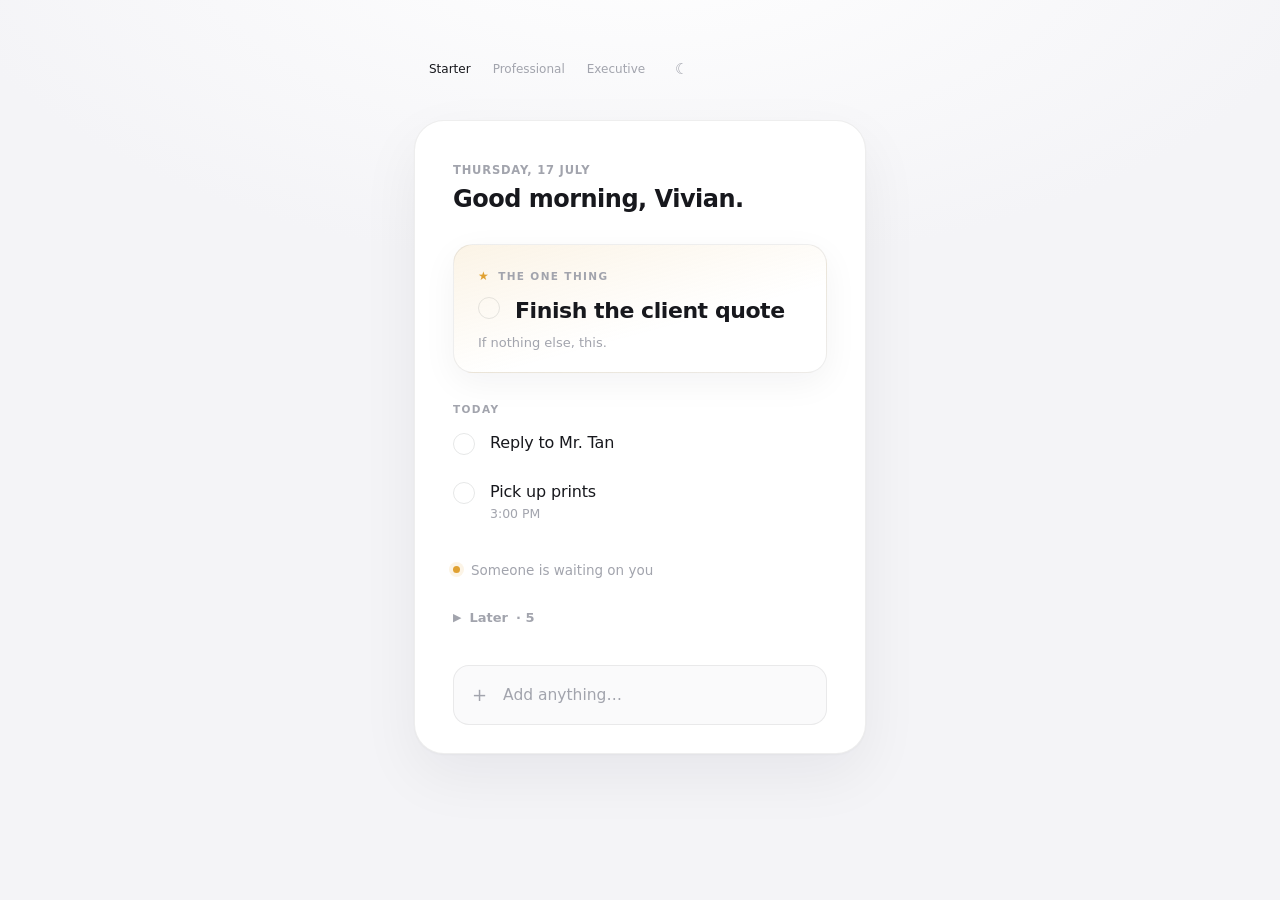
<file: prototype/starter.html>
<!doctype html>
<html lang="en">
<head>
<meta charset="utf-8">
<meta name="viewport" content="width=device-width, initial-scale=1, viewport-fit=cover">
<title>Life OS — Starter</title>
<link rel="stylesheet" href="styles.css">
<style>
  /* ── Sprint 02: Starter polish (scoped overrides) ── */
  body { padding-top: 52px; }
  .app { max-width: 452px; }

  /* chrome recedes */
  .topbar { margin-bottom: 34px; }
  .brand { display: none; }
  .levelnav { background: none; border: none; box-shadow: none; padding: 0; gap: 0; }
  .levelnav a { color: var(--text-3); font-weight: 500; font-size: 12px; padding: 6px 11px; letter-spacing: 0; }
  .levelnav a:hover { color: var(--text-2); background: none; }
  .levelnav a.active { background: none; color: var(--text); box-shadow: none; }
  .iconbtn { border: none; background: none; box-shadow: none; color: var(--text-3); }
  .iconbtn:hover { color: var(--text-2); }
  .iconbtn:active { transform: none; }

  /* stage */
  .stage { padding: 42px 38px 28px; border-radius: 30px;
    box-shadow: 0 1px 2px rgba(20,20,40,.03), 0 22px 60px rgba(20,20,40,.06); }
  @media (max-width: 520px){ .stage { padding: 32px 24px 22px; border-radius: 26px; } body { padding-top: 30px; } }

  /* header — minimal preamble */
  .daymeta { font-size: 11.5px; letter-spacing: 0.07em; font-weight: 600; color: var(--text-3); }
  .greeting { font-size: 24px; font-weight: 600; margin-top: 9px; letter-spacing: -0.021em; }

  /* the one thing — the focal point */
  .onething { margin-top: 30px; padding: 24px 24px 22px; border-radius: 20px; border: 1px solid var(--line);
    background: linear-gradient(165deg, var(--star-soft), transparent 62%), var(--panel);
    box-shadow: 0 10px 34px rgba(20,20,40,.05); }
  .onething .ot-label { font-size: 10.5px; letter-spacing: 0.13em; color: var(--text-3); }
  .onething .ot-label .star { color: var(--star); font-size: 12px; }
  .onething .ot-title { font-size: 22px; font-weight: 600; margin-top: 14px; letter-spacing: -0.02em; gap: 15px; }
  .onething .ot-hint { font-style: normal; font-size: 13px; color: var(--text-3); margin-top: 11px; }

  /* sections & rows */
  .section { margin-top: 30px; }
  .section-label { font-size: 10.5px; letter-spacing: 0.13em; color: var(--text-3); margin-bottom: 4px; }
  .task { padding: 13px 10px; gap: 15px; }
  .task-title { font-size: 16px; font-weight: 450; }
  .task-meta { font-size: 12.5px; margin-top: 3px; }

  /* 44px tap targets for one-handed use */
  .task .check, .onething .check { width: 22px; height: 22px; }
  .task .check::before, .onething .check::before { content: ""; position: absolute; inset: -11px; border-radius: 50%; }

  /* waiting — a whisper, not a pill */
  .waiting { margin-top: 28px; display: flex; align-items: center; gap: 11px; font-size: 13.5px; color: var(--text-3); }
  .waiting .wdot { width: 7px; height: 7px; border-radius: 50%; background: var(--star); box-shadow: 0 0 0 4px var(--star-soft); flex: none; }

  /* later */
  .later { margin-top: 26px; }
  .later-toggle { color: var(--text-3); font-size: 13px; }

  /* capture — airy, soft */
  .capture { margin-top: 34px; border-radius: 16px; padding: 6px 8px 6px 18px; }
  .capture input { font-size: 15.5px; padding: 14px 6px; }

  /* Silence Mode — the cleared day is a quiet statement, not a performance */
  .silence { display: none; text-align: center; color: var(--text-2); font-size: 19px; font-weight: 500; letter-spacing: -0.01em; padding: 64px 0 56px; }
  .stage.is-clear .daymeta,
  .stage.is-clear .greeting,
  .stage.is-clear #onething,
  .stage.is-clear .section,
  .stage.is-clear .waiting,
  .stage.is-clear .later { display: none; }
  .stage.is-clear .silence { display: block; animation: los-fade .5s ease both; }
  @keyframes los-fade { from { opacity: 0; } to { opacity: 1; } }
  .waiting { cursor: pointer; transition: opacity .4s ease; }
</style>
</head>
<body>
<div class="app">
  <div class="topbar">
    <div class="brand"><span class="mark"></span>Life OS</div>
    <div class="toolbar">
      <nav class="levelnav">
        <a href="starter.html" class="active">Starter</a>
        <a href="professional.html">Professional</a>
        <a href="executive.html">Executive</a>
      </nav>
      <button class="iconbtn" id="theme" title="Toggle light / dark">☾</button>
    </div>
  </div>

  <div class="stage" id="stage">
    <div class="daymeta">Thursday, 17 July</div>
    <div class="greeting">Good morning, Vivian.</div>

    <div class="onething clearable" id="onething">
      <div class="ot-label"><span class="star">★</span> The one thing</div>
      <div class="ot-title"><button class="check" data-check aria-label="Complete"></button><span class="ot-text">Finish the client quote</span></div>
      <div class="ot-hint">If nothing else, this.</div>
    </div>

    <div class="section">
      <div class="section-label">Today</div>
      <div id="today">
        <div class="task clearable"><button class="check" data-check></button><div class="task-body"><div class="task-title">Reply to Mr. Tan</div></div></div>
        <div class="task clearable"><button class="check" data-check></button><div class="task-body"><div class="task-title">Pick up prints</div><div class="task-meta">3:00 PM</div></div></div>
      </div>
    </div>

    <div class="waiting" id="waiting"><span class="wdot"></span>Someone is waiting on you</div>

    <div class="later" id="later">
      <button class="later-toggle" id="laterToggle"><span class="chev">▶</span> Later <span style="color:var(--text-3)">· 5</span></button>
      <div class="later-list">
        <div class="task"><button class="check" data-check></button><div class="task-body"><div class="task-title">Water the studio plants</div></div></div>
        <div class="task"><button class="check" data-check></button><div class="task-body"><div class="task-title">Renew library books</div></div></div>
        <div class="task"><button class="check" data-check></button><div class="task-body"><div class="task-title">Back up the laptop</div></div></div>
        <div class="task"><button class="check" data-check></button><div class="task-body"><div class="task-title">Reply to newsletter</div></div></div>
        <div class="task"><button class="check" data-check></button><div class="task-body"><div class="task-title">Sketch weekend trip idea</div></div></div>
      </div>
    </div>

    <div class="silence">Nothing needs you today.</div>

    <div class="capture">
      <span class="plus">+</span>
      <input id="captureInput" type="text" placeholder="Add anything…" autocomplete="off">
    </div>
  </div>
</div>

<script src="theme.js"></script>
<script>
(function(){
  var stage = document.getElementById('stage');
  var today = document.getElementById('today');

  function remaining(){ return document.querySelectorAll('.clearable:not(.done)').length; }
  function refresh(){
    if(remaining() === 0){ setTimeout(function(){ stage.classList.add('is-clear'); }, 340); }
    else { stage.classList.remove('is-clear'); }
  }

  document.addEventListener('click', function(e){
    var chk = e.target.closest('[data-check]');
    if(chk){
      var row = chk.closest('.clearable') || chk.closest('.task');
      if(row){ row.classList.toggle('done'); refresh(); }
    }
  });

  document.getElementById('laterToggle').addEventListener('click', function(){
    document.getElementById('later').classList.toggle('open');
  });

  // Silence Mode: the "waiting" cue is shown once, then never re-nagged.
  var waiting = document.getElementById('waiting');
  if(waiting){
    var seen = false;
    try { seen = localStorage.getItem('los_waiting_seen') === '1'; } catch(e){}
    if(seen){ waiting.style.display = 'none'; }
    waiting.addEventListener('click', function(){
      waiting.style.opacity = '0';
      try { localStorage.setItem('los_waiting_seen', '1'); } catch(e){}
      setTimeout(function(){ waiting.style.display = 'none'; }, 420);
    });
  }

  var input = document.getElementById('captureInput');
  input.addEventListener('keydown', function(e){
    if(e.key === 'Enter' && input.value.trim()){
      var t = document.createElement('div');
      t.className = 'task clearable';
      t.innerHTML = '<button class="check" data-check></button><div class="task-body"><div class="task-title"></div></div>';
      t.querySelector('.task-title').textContent = input.value.trim();
      today.appendChild(t);
      input.value = '';
      refresh();
      t.animate([{opacity:0, transform:'translateY(-4px)'},{opacity:1, transform:'none'}], {duration:220, easing:'ease'});
    }
  });
})();
</script>
</body>
</html>
</file>
<file: prototype/styles.css>
/* Life OS — Prototype design system */

:root {
  --bg: #f4f4f7;
  --bg-grad: radial-gradient(1200px 600px at 50% -10%, #ffffff 0%, #f4f4f7 60%);
  --panel: #ffffff;
  --panel-2: #fafafb;
  --text: #17181d;
  --text-2: #6a6c76;
  --text-3: #a2a4ad;
  --line: rgba(18,19,23,0.07);
  --line-2: rgba(18,19,23,0.10);
  --accent: #5b5bd6;
  --accent-2: #7a7af0;
  --accent-soft: rgba(91,91,214,0.10);
  --star: #e0a132;
  --star-soft: rgba(224,161,50,0.12);
  --danger: #d1495b;
  --warn: #d98324;
  --ok: #37996b;
  --designer: #5b5bd6;
  --owner: #2f9e78;
  --parent: #d98324;
  --shadow: 0 1px 2px rgba(20,20,40,.04), 0 12px 32px rgba(20,20,40,.07);
  --shadow-hero: 0 2px 6px rgba(91,91,214,.08), 0 14px 40px rgba(91,91,214,.10);
}
@media (prefers-color-scheme: dark) {
  :root {
    --bg: #0c0d11;
    --bg-grad: radial-gradient(1200px 600px at 50% -10%, #191a20 0%, #0c0d11 60%);
    --panel: #16171d;
    --panel-2: #1b1c23;
    --text: #edeef2;
    --text-2: #9fa1ab;
    --text-3: #62646f;
    --line: rgba(255,255,255,0.08);
    --line-2: rgba(255,255,255,0.12);
    --accent: #7c7cf0;
    --accent-2: #9a9aff;
    --accent-soft: rgba(124,124,240,0.16);
    --star: #f0b657;
    --star-soft: rgba(240,182,87,0.14);
    --danger: #e46a7c;
    --warn: #e0973f;
    --ok: #4fbe8b;
    --designer: #8f8ff5;
    --owner: #46c294;
    --parent: #e6a24f;
    --shadow: 0 1px 2px rgba(0,0,0,.4), 0 14px 40px rgba(0,0,0,.45);
    --shadow-hero: 0 2px 8px rgba(0,0,0,.4), 0 16px 44px rgba(0,0,0,.5);
  }
}
:root[data-theme="light"] {
  --bg: #f4f4f7; --bg-grad: radial-gradient(1200px 600px at 50% -10%, #ffffff 0%, #f4f4f7 60%);
  --panel:#fff; --panel-2:#fafafb; --text:#17181d; --text-2:#6a6c76; --text-3:#a2a4ad;
  --line:rgba(18,19,23,0.07); --line-2:rgba(18,19,23,0.10); --accent:#5b5bd6; --accent-2:#7a7af0;
  --accent-soft:rgba(91,91,214,0.10); --star:#e0a132; --star-soft:rgba(224,161,50,0.12);
  --danger:#d1495b; --warn:#d98324; --ok:#37996b; --designer:#5b5bd6; --owner:#2f9e78; --parent:#d98324;
  --shadow:0 1px 2px rgba(20,20,40,.04),0 12px 32px rgba(20,20,40,.07);
  --shadow-hero:0 2px 6px rgba(91,91,214,.08),0 14px 40px rgba(91,91,214,.10);
}
:root[data-theme="dark"] {
  --bg:#0c0d11; --bg-grad:radial-gradient(1200px 600px at 50% -10%, #191a20 0%, #0c0d11 60%);
  --panel:#16171d; --panel-2:#1b1c23; --text:#edeef2; --text-2:#9fa1ab; --text-3:#62646f;
  --line:rgba(255,255,255,0.08); --line-2:rgba(255,255,255,0.12); --accent:#7c7cf0; --accent-2:#9a9aff;
  --accent-soft:rgba(124,124,240,0.16); --star:#f0b657; --star-soft:rgba(240,182,87,0.14);
  --danger:#e46a7c; --warn:#e0973f; --ok:#4fbe8b; --designer:#8f8ff5; --owner:#46c294; --parent:#e6a24f;
  --shadow:0 1px 2px rgba(0,0,0,.4),0 14px 40px rgba(0,0,0,.45);
  --shadow-hero:0 2px 8px rgba(0,0,0,.4),0 16px 44px rgba(0,0,0,.5);
}

* { box-sizing: border-box; margin: 0; padding: 0; }
html, body { height: 100%; }
body {
  font-family: "SF Pro Text", "SF Pro Display", -apple-system, BlinkMacSystemFont, "Segoe UI", Inter, system-ui, Roboto, Helvetica, Arial, sans-serif;
  background: var(--bg-grad); background-color: var(--bg);
  color: var(--text);
  -webkit-font-smoothing: antialiased; text-rendering: optimizeLegibility;
  display: flex; justify-content: center; align-items: flex-start;
  padding: 40px 20px 80px; min-height: 100%;
  transition: background-color .4s ease, color .4s ease;
}

.app { width: 100%; max-width: 480px; }
.app.wide { max-width: 700px; }
.app.exec { max-width: 980px; }

/* top bar */
.topbar { display: flex; align-items: center; justify-content: space-between; margin-bottom: 22px; padding: 0 4px; }
.brand { display: flex; align-items: center; gap: 9px; font-weight: 600; font-size: 14px; letter-spacing: -0.01em; color: var(--text-2); }
.brand .mark { width: 20px; height: 20px; border-radius: 7px; background: linear-gradient(145deg, var(--accent), var(--accent-2)); box-shadow: 0 2px 8px var(--accent-soft); }
.toolbar { display: flex; align-items: center; gap: 8px; }

.levelnav { display: inline-flex; background: var(--panel); border: 1px solid var(--line); border-radius: 999px; padding: 3px; box-shadow: var(--shadow); }
.levelnav a { text-decoration: none; font-size: 12.5px; font-weight: 550; color: var(--text-2); padding: 6px 13px; border-radius: 999px; transition: color .2s, background .2s; letter-spacing: -0.01em; }
.levelnav a:hover { color: var(--text); }
.levelnav a.active { background: var(--accent); color: #fff; box-shadow: 0 2px 8px var(--accent-soft); }

.iconbtn { width: 34px; height: 34px; border-radius: 999px; border: 1px solid var(--line); background: var(--panel); color: var(--text-2); cursor: pointer; font-size: 15px; display: inline-flex; align-items: center; justify-content: center; transition: background .2s, color .2s, transform .1s; box-shadow: var(--shadow); }
.iconbtn:hover { color: var(--text); }
.iconbtn:active { transform: scale(.94); }

/* stage card */
.stage { background: var(--panel); border: 1px solid var(--line); border-radius: 26px; box-shadow: var(--shadow); padding: 30px 30px 22px; position: relative; overflow: hidden; }
@media (max-width: 520px){ .stage { padding: 24px 20px 18px; border-radius: 22px; } body { padding: 22px 12px 60px; } }

.daymeta { font-size: 12px; font-weight: 600; letter-spacing: 0.06em; text-transform: uppercase; color: var(--text-3); }
.greeting { font-size: 26px; font-weight: 600; letter-spacing: -0.02em; margin-top: 10px; line-height: 1.15; }
.subhead { font-size: 15px; color: var(--text-2); margin-top: 5px; }

/* the one thing */
.onething { margin-top: 24px; background: linear-gradient(160deg, var(--star-soft), transparent 70%), var(--panel-2); border: 1px solid var(--line); border-radius: 18px; padding: 20px 22px; box-shadow: var(--shadow-hero); position: relative; transition: opacity .4s, transform .4s; }
.onething .ot-label { display: flex; align-items: center; gap: 8px; font-size: 11.5px; font-weight: 650; letter-spacing: 0.09em; text-transform: uppercase; color: var(--text-2); }
.onething .ot-label .star { color: var(--star); font-size: 14px; }
.onething .ot-title { font-size: 21px; font-weight: 600; letter-spacing: -0.02em; margin-top: 12px; line-height: 1.25; display: flex; align-items: flex-start; gap: 12px; }
.onething .ot-hint { font-size: 13.5px; color: var(--text-3); margin-top: 8px; font-style: italic; }
.onething.done .ot-title .ot-text { text-decoration: line-through; color: var(--text-3); }
.onething .check { flex:none; width:22px; height:22px; border-radius:50%; border:1.7px solid var(--line-2); background:transparent; cursor:pointer; position:relative; transition:border-color .2s, background .2s, transform .12s; }
.onething .check:hover { border-color: var(--star); }
.onething .check::after { content:"✓"; position:absolute; inset:0; display:flex; align-items:center; justify-content:center; font-size:12px; color:#fff; opacity:0; transform:scale(.5); transition:opacity .2s, transform .2s; }
.onething .check:active { transform: scale(.9); }
.onething.done .check { background: var(--star); border-color: var(--star); }
.onething.done .check::after { opacity:1; transform:scale(1); }

/* section */
.section { margin-top: 26px; }
.section-label { display: flex; align-items: center; gap: 8px; font-size: 11.5px; font-weight: 650; letter-spacing: 0.09em; text-transform: uppercase; color: var(--text-3); margin-bottom: 6px; }
.section-label .count { color: var(--text-3); font-weight: 600; }

/* task row */
.task { display: flex; align-items: flex-start; gap: 13px; padding: 11px 10px; margin: 0 -10px; border-radius: 12px; transition: background .18s, opacity .35s, transform .35s; }
.task:hover { background: var(--panel-2); }
.task .check { flex: none; width: 21px; height: 21px; margin-top: 1px; border-radius: 50%; border: 1.6px solid var(--line-2); background: transparent; cursor: pointer; position: relative; transition: border-color .2s, background .2s, transform .12s; }
.task .check:hover { border-color: var(--accent); }
.task .check::after { content: "✓"; position: absolute; inset: 0; display: flex; align-items: center; justify-content: center; font-size: 12px; color: #fff; opacity: 0; transform: scale(.5); transition: opacity .2s, transform .2s; }
.task .check:active { transform: scale(.9); }
.task-body { flex: 1; min-width: 0; }
.task-title { font-size: 15.5px; font-weight: 480; letter-spacing: -0.01em; line-height: 1.35; transition: color .25s; }
.task-meta { font-size: 13px; color: var(--text-3); margin-top: 2px; }
.task.done .check { background: var(--accent); border-color: var(--accent); }
.task.done .check::after { opacity: 1; transform: scale(1); }
.task.done .task-title { color: var(--text-3); text-decoration: line-through; }
.task.done { opacity: .5; }
.task.removing { opacity: 0; transform: translateX(10px); }

/* tag pill */
.tag { flex: none; font-size: 11.5px; font-weight: 600; color: var(--text-2); padding: 3px 9px; border-radius: 999px; background: var(--panel-2); border: 1px solid var(--line); display: inline-flex; align-items: center; gap: 6px; align-self: center; }
.tag .dot { width: 7px; height: 7px; border-radius: 50%; background: var(--text-3); }
.tag.designer .dot { background: var(--designer); } .tag.designer { color: var(--designer); }
.tag.owner .dot { background: var(--owner); } .tag.owner { color: var(--owner); }
.tag.parent .dot { background: var(--parent); } .tag.parent { color: var(--parent); }

/* needs-you / waiting chips */
.needs .task-title { font-weight: 520; }
.flag { flex: none; width: 21px; height:21px; margin-top:1px; display:flex; align-items:center; justify-content:center; font-size: 13px; }
.flag.person { color: var(--accent); } .flag.warn { color: var(--warn); } .flag.risk { color: var(--danger); } .flag.watch { color: var(--text-3); } .flag.agent { color: var(--accent-2); }

.waiting-chip { margin-top: 22px; display: inline-flex; align-items: center; gap: 9px; font-size: 13.5px; color: var(--text-2); background: var(--accent-soft); border: 1px solid var(--line); padding: 9px 14px; border-radius: 999px; }
.waiting-chip .n { display: inline-flex; align-items: center; justify-content: center; min-width: 20px; height: 20px; border-radius: 50%; background: var(--accent); color: #fff; font-size: 12px; font-weight: 650; }

/* later */
.later { margin-top: 22px; }
.later-toggle { display: flex; align-items: center; gap: 8px; width: 100%; background: none; border: none; color: var(--text-2); font-size: 13.5px; font-weight: 550; cursor: pointer; padding: 6px 0; font-family: inherit; }
.later-toggle .chev { transition: transform .25s; font-size: 11px; color: var(--text-3); }
.later.open .later-toggle .chev { transform: rotate(90deg); }
.later-list { max-height: 0; overflow: hidden; transition: max-height .3s ease; }
.later.open .later-list { max-height: 400px; }
.balance { margin-left: auto; font-size: 12.5px; color: var(--text-3); display: inline-flex; align-items:center; gap:6px; }
.balance::before { content:"◔"; color: var(--warn); }

/* capture */
.capture { margin-top: 26px; display: flex; align-items: center; gap: 10px; background: var(--panel-2); border: 1px solid var(--line); border-radius: 14px; padding: 4px 6px 4px 16px; transition: border-color .2s, box-shadow .2s; }
.capture:focus-within { border-color: var(--accent); box-shadow: 0 0 0 4px var(--accent-soft); }
.capture .plus { color: var(--text-3); font-size: 18px; font-weight: 400; }
.capture input { flex: 1; border: none; background: none; outline: none; font-family: inherit; font-size: 15px; color: var(--text); padding: 12px 6px; }
.capture input::placeholder { color: var(--text-3); }

/* closure */
.closure { position: absolute; inset: 0; background: var(--panel); display: flex; flex-direction: column; align-items: center; justify-content: center; text-align: center; padding: 40px; opacity: 0; visibility: hidden; transform: scale(1.02); transition: opacity .5s, transform .5s, visibility .5s; }
.closure.show { opacity: 1; visibility: visible; transform: scale(1); }
.closure .tick { width: 64px; height: 64px; border-radius: 50%; background: var(--accent-soft); color: var(--accent); display: flex; align-items: center; justify-content: center; font-size: 30px; margin-bottom: 22px; }
.closure h2 { font-size: 24px; font-weight: 600; letter-spacing: -0.02em; }
.closure p { font-size: 15px; color: var(--text-2); margin-top: 12px; max-width: 300px; line-height: 1.5; }
.closure .tomorrow { margin-top: 26px; font-size: 13px; color: var(--text-3); border-top: 1px solid var(--line); padding-top: 18px; }

/* ---- Professional: identity lens ---- */
.lens { display: flex; gap: 4px; background: var(--panel-2); border: 1px solid var(--line); border-radius: 12px; padding: 4px; margin-top: 22px; position: relative; }
.lens button { flex: 1; border: none; background: none; font-family: inherit; font-size: 13.5px; font-weight: 550; color: var(--text-2); padding: 9px 8px; border-radius: 9px; cursor: pointer; transition: color .2s; position: relative; z-index: 1; }
.lens button.active { color: var(--text); }
.lens .glider { position: absolute; top: 4px; bottom: 4px; border-radius: 9px; background: var(--panel); box-shadow: var(--shadow); transition: transform .28s cubic-bezier(.4,.0,.2,1), width .28s cubic-bezier(.4,.0,.2,1); z-index: 0; }
.lens-caption { font-size: 14px; color: var(--text-2); margin-top: 18px; }
.lens-caption strong { color: var(--text); font-weight: 600; }
.content { transition: opacity .18s ease; }
.content.switching { opacity: 0; }
.task.is-hidden, .section.is-hidden { display: none; }

/* ---- Executive ---- */
.exec-title { font-size: 12px; font-weight: 650; letter-spacing: 0.09em; text-transform: uppercase; color: var(--text-3); margin: 24px 0 10px; display: flex; align-items: center; gap: 10px; }
.exec-title .badge { display: inline-flex; align-items:center; justify-content:center; min-width: 22px; height: 20px; padding: 0 6px; border-radius: 999px; background: var(--accent-soft); color: var(--accent); font-size: 12px; font-weight: 700; letter-spacing: 0; }
.apex { margin-top: 24px; display: grid; gap: 10px; }
.apex .task { background: linear-gradient(150deg, var(--star-soft), transparent 60%), var(--panel-2); border: 1px solid var(--line); border-radius: 14px; margin: 0; padding: 15px 16px; box-shadow: var(--shadow); }
.apex .task .star { color: var(--star); font-size: 15px; margin-top: 1px; }
.apex .task-title { font-weight: 550; font-size: 16px; }

.decision { display: flex; align-items: center; gap: 13px; padding: 13px 10px; margin: 0 -10px; border-radius: 12px; transition: background .18s, opacity .3s, transform .3s; }
.decision:hover { background: var(--panel-2); }
.decision .who { flex: 1; }
.decision .who .name { font-size: 15px; font-weight: 500; }
.decision .who .name b { font-weight: 650; }
.decision .who .act { font-size: 13px; color: var(--text-3); margin-top: 2px; }
.approve { flex: none; font-family: inherit; font-size: 13px; font-weight: 600; color: var(--accent); background: var(--accent-soft); border: 1px solid transparent; border-radius: 9px; padding: 8px 14px; cursor: pointer; transition: background .2s, transform .1s; white-space: nowrap; }
.approve:hover { background: var(--accent); color: #fff; }
.approve:active { transform: scale(.95); }
.decision.resolved { opacity: 0; transform: translateX(12px); }

.risk { display: flex; align-items: flex-start; gap: 12px; padding: 12px 10px; margin: 0 -10px; border-radius: 12px; transition: background .18s; }
.risk:hover { background: var(--panel-2); }
.risk .risk-body { flex: 1; }
.risk .risk-title { font-size: 15px; font-weight: 500; }
.risk .risk-title b { font-weight: 650; }

.handled { margin-top: 22px; border: 1px solid var(--line); border-radius: 14px; background: var(--panel-2); overflow: hidden; }
.handled-head { display: flex; align-items: center; gap: 12px; padding: 15px 16px; cursor: pointer; }
.handled-head .lead { flex: 1; font-size: 13.5px; font-weight: 600; color: var(--text-2); letter-spacing: 0.02em; }
.handled-head .n { font-size: 13px; color: var(--text-3); }
.handled-head .chev { font-size: 11px; color: var(--text-3); transition: transform .25s; }
.handled.open .handled-head .chev { transform: rotate(90deg); }
.handled-body { max-height: 0; overflow: hidden; transition: max-height .3s ease; }
.handled.open .handled-body { max-height: 200px; }
.handled-body .row { display: flex; align-items: center; gap: 10px; padding: 11px 16px; border-top: 1px solid var(--line); font-size: 14px; color: var(--text-2); }
.dot-ok { width: 8px; height: 8px; border-radius: 50%; background: var(--ok); flex: none; }

.divider { display: flex; align-items: center; gap: 14px; margin: 30px 0 4px; }
.divider .line { flex: 1; height: 1px; background: var(--line); }
.divider .label { font-size: 11.5px; font-weight: 650; letter-spacing: 0.09em; text-transform: uppercase; color: var(--text-3); }
.divider .aside { font-size: 12px; color: var(--text-3); font-style: italic; }
.life-note { display: inline-flex; align-items: center; gap: 8px; font-size: 13px; color: var(--text-3); margin-top: 12px; }
.life-note::before { content: "◔"; color: var(--warn); }

@media (prefers-reduced-motion: reduce) { * { transition: none !important; } }
</file>
<file: go/prototype/styles.css>
/* Life OS — Prototype design system */

:root {
  --bg: #f4f4f7;
  --bg-grad: radial-gradient(1200px 600px at 50% -10%, #ffffff 0%, #f4f4f7 60%);
  --panel: #ffffff;
  --panel-2: #fafafb;
  --text: #17181d;
  --text-2: #6a6c76;
  --text-3: #a2a4ad;
  --line: rgba(18,19,23,0.07);
  --line-2: rgba(18,19,23,0.10);
  --accent: #5b5bd6;
  --accent-2: #7a7af0;
  --accent-soft: rgba(91,91,214,0.10);
  --star: #e0a132;
  --star-soft: rgba(224,161,50,0.12);
  --danger: #d1495b;
  --warn: #d98324;
  --ok: #37996b;
  --designer: #5b5bd6;
  --owner: #2f9e78;
  --parent: #d98324;
  --shadow: 0 1px 2px rgba(20,20,40,.04), 0 12px 32px rgba(20,20,40,.07);
  --shadow-hero: 0 2px 6px rgba(91,91,214,.08), 0 14px 40px rgba(91,91,214,.10);
}
@media (prefers-color-scheme: dark) {
  :root {
    --bg: #0c0d11;
    --bg-grad: radial-gradient(1200px 600px at 50% -10%, #191a20 0%, #0c0d11 60%);
    --panel: #16171d;
    --panel-2: #1b1c23;
    --text: #edeef2;
    --text-2: #9fa1ab;
    --text-3: #62646f;
    --line: rgba(255,255,255,0.08);
    --line-2: rgba(255,255,255,0.12);
    --accent: #7c7cf0;
    --accent-2: #9a9aff;
    --accent-soft: rgba(124,124,240,0.16);
    --star: #f0b657;
    --star-soft: rgba(240,182,87,0.14);
    --danger: #e46a7c;
    --warn: #e0973f;
    --ok: #4fbe8b;
    --designer: #8f8ff5;
    --owner: #46c294;
    --parent: #e6a24f;
    --shadow: 0 1px 2px rgba(0,0,0,.4), 0 14px 40px rgba(0,0,0,.45);
    --shadow-hero: 0 2px 8px rgba(0,0,0,.4), 0 16px 44px rgba(0,0,0,.5);
  }
}
:root[data-theme="light"] {
  --bg: #f4f4f7; --bg-grad: radial-gradient(1200px 600px at 50% -10%, #ffffff 0%, #f4f4f7 60%);
  --panel:#fff; --panel-2:#fafafb; --text:#17181d; --text-2:#6a6c76; --text-3:#a2a4ad;
  --line:rgba(18,19,23,0.07); --line-2:rgba(18,19,23,0.10); --accent:#5b5bd6; --accent-2:#7a7af0;
  --accent-soft:rgba(91,91,214,0.10); --star:#e0a132; --star-soft:rgba(224,161,50,0.12);
  --danger:#d1495b; --warn:#d98324; --ok:#37996b; --designer:#5b5bd6; --owner:#2f9e78; --parent:#d98324;
  --shadow:0 1px 2px rgba(20,20,40,.04),0 12px 32px rgba(20,20,40,.07);
  --shadow-hero:0 2px 6px rgba(91,91,214,.08),0 14px 40px rgba(91,91,214,.10);
}
:root[data-theme="dark"] {
  --bg:#0c0d11; --bg-grad:radial-gradient(1200px 600px at 50% -10%, #191a20 0%, #0c0d11 60%);
  --panel:#16171d; --panel-2:#1b1c23; --text:#edeef2; --text-2:#9fa1ab; --text-3:#62646f;
  --line:rgba(255,255,255,0.08); --line-2:rgba(255,255,255,0.12); --accent:#7c7cf0; --accent-2:#9a9aff;
  --accent-soft:rgba(124,124,240,0.16); --star:#f0b657; --star-soft:rgba(240,182,87,0.14);
  --danger:#e46a7c; --warn:#e0973f; --ok:#4fbe8b; --designer:#8f8ff5; --owner:#46c294; --parent:#e6a24f;
  --shadow:0 1px 2px rgba(0,0,0,.4),0 14px 40px rgba(0,0,0,.45);
  --shadow-hero:0 2px 8px rgba(0,0,0,.4),0 16px 44px rgba(0,0,0,.5);
}

* { box-sizing: border-box; margin: 0; padding: 0; }
html, body { height: 100%; }
body {
  font-family: "SF Pro Text", "SF Pro Display", -apple-system, BlinkMacSystemFont, "Segoe UI", Inter, system-ui, Roboto, Helvetica, Arial, sans-serif;
  background: var(--bg-grad); background-color: var(--bg);
  color: var(--text);
  -webkit-font-smoothing: antialiased; text-rendering: optimizeLegibility;
  display: flex; justify-content: center; align-items: flex-start;
  padding: 40px 20px 80px; min-height: 100%;
  transition: background-color .4s ease, color .4s ease;
}

.app { width: 100%; max-width: 480px; }
.app.wide { max-width: 700px; }
.app.exec { max-width: 980px; }

/* top bar */
.topbar { display: flex; align-items: center; justify-content: space-between; margin-bottom: 22px; padding: 0 4px; }
.brand { display: flex; align-items: center; gap: 9px; font-weight: 600; font-size: 14px; letter-spacing: -0.01em; color: var(--text-2); }
.brand .mark { width: 20px; height: 20px; border-radius: 7px; background: linear-gradient(145deg, var(--accent), var(--accent-2)); box-shadow: 0 2px 8px var(--accent-soft); }
.toolbar { display: flex; align-items: center; gap: 8px; }

.levelnav { display: inline-flex; background: var(--panel); border: 1px solid var(--line); border-radius: 999px; padding: 3px; box-shadow: var(--shadow); }
.levelnav a { text-decoration: none; font-size: 12.5px; font-weight: 550; color: var(--text-2); padding: 6px 13px; border-radius: 999px; transition: color .2s, background .2s; letter-spacing: -0.01em; }
.levelnav a:hover { color: var(--text); }
.levelnav a.active { background: var(--accent); color: #fff; box-shadow: 0 2px 8px var(--accent-soft); }

.iconbtn { width: 34px; height: 34px; border-radius: 999px; border: 1px solid var(--line); background: var(--panel); color: var(--text-2); cursor: pointer; font-size: 15px; display: inline-flex; align-items: center; justify-content: center; transition: background .2s, color .2s, transform .1s; box-shadow: var(--shadow); }
.iconbtn:hover { color: var(--text); }
.iconbtn:active { transform: scale(.94); }

/* stage card */
.stage { background: var(--panel); border: 1px solid var(--line); border-radius: 26px; box-shadow: var(--shadow); padding: 30px 30px 22px; position: relative; overflow: hidden; }
@media (max-width: 520px){ .stage { padding: 24px 20px 18px; border-radius: 22px; } body { padding: 22px 12px 60px; } }

.daymeta { font-size: 12px; font-weight: 600; letter-spacing: 0.06em; text-transform: uppercase; color: var(--text-3); }
.greeting { font-size: 26px; font-weight: 600; letter-spacing: -0.02em; margin-top: 10px; line-height: 1.15; }
.subhead { font-size: 15px; color: var(--text-2); margin-top: 5px; }

/* the one thing */
.onething { margin-top: 24px; background: linear-gradient(160deg, var(--star-soft), transparent 70%), var(--panel-2); border: 1px solid var(--line); border-radius: 18px; padding: 20px 22px; box-shadow: var(--shadow-hero); position: relative; transition: opacity .4s, transform .4s; }
.onething .ot-label { display: flex; align-items: center; gap: 8px; font-size: 11.5px; font-weight: 650; letter-spacing: 0.09em; text-transform: uppercase; color: var(--text-2); }
.onething .ot-label .star { color: var(--star); font-size: 14px; }
.onething .ot-title { font-size: 21px; font-weight: 600; letter-spacing: -0.02em; margin-top: 12px; line-height: 1.25; display: flex; align-items: flex-start; gap: 12px; }
.onething .ot-hint { font-size: 13.5px; color: var(--text-3); margin-top: 8px; font-style: italic; }
.onething.done .ot-title .ot-text { text-decoration: line-through; color: var(--text-3); }
.onething .check { flex:none; width:22px; height:22px; border-radius:50%; border:1.7px solid var(--line-2); background:transparent; cursor:pointer; position:relative; transition:border-color .2s, background .2s, transform .12s; }
.onething .check:hover { border-color: var(--star); }
.onething .check::after { content:"✓"; position:absolute; inset:0; display:flex; align-items:center; justify-content:center; font-size:12px; color:#fff; opacity:0; transform:scale(.5); transition:opacity .2s, transform .2s; }
.onething .check:active { transform: scale(.9); }
.onething.done .check { background: var(--star); border-color: var(--star); }
.onething.done .check::after { opacity:1; transform:scale(1); }

/* section */
.section { margin-top: 26px; }
.section-label { display: flex; align-items: center; gap: 8px; font-size: 11.5px; font-weight: 650; letter-spacing: 0.09em; text-transform: uppercase; color: var(--text-3); margin-bottom: 6px; }
.section-label .count { color: var(--text-3); font-weight: 600; }

/* task row */
.task { display: flex; align-items: flex-start; gap: 13px; padding: 11px 10px; margin: 0 -10px; border-radius: 12px; transition: background .18s, opacity .35s, transform .35s; }
.task:hover { background: var(--panel-2); }
.task .check { flex: none; width: 21px; height: 21px; margin-top: 1px; border-radius: 50%; border: 1.6px solid var(--line-2); background: transparent; cursor: pointer; position: relative; transition: border-color .2s, background .2s, transform .12s; }
.task .check:hover { border-color: var(--accent); }
.task .check::after { content: "✓"; position: absolute; inset: 0; display: flex; align-items: center; justify-content: center; font-size: 12px; color: #fff; opacity: 0; transform: scale(.5); transition: opacity .2s, transform .2s; }
.task .check:active { transform: scale(.9); }
.task-body { flex: 1; min-width: 0; }
.task-title { font-size: 15.5px; font-weight: 480; letter-spacing: -0.01em; line-height: 1.35; transition: color .25s; }
.task-meta { font-size: 13px; color: var(--text-3); margin-top: 2px; }
.task.done .check { background: var(--accent); border-color: var(--accent); }
.task.done .check::after { opacity: 1; transform: scale(1); }
.task.done .task-title { color: var(--text-3); text-decoration: line-through; }
.task.done { opacity: .5; }
.task.removing { opacity: 0; transform: translateX(10px); }

/* tag pill */
.tag { flex: none; font-size: 11.5px; font-weight: 600; color: var(--text-2); padding: 3px 9px; border-radius: 999px; background: var(--panel-2); border: 1px solid var(--line); display: inline-flex; align-items: center; gap: 6px; align-self: center; }
.tag .dot { width: 7px; height: 7px; border-radius: 50%; background: var(--text-3); }
.tag.designer .dot { background: var(--designer); } .tag.designer { color: var(--designer); }
.tag.owner .dot { background: var(--owner); } .tag.owner { color: var(--owner); }
.tag.parent .dot { background: var(--parent); } .tag.parent { color: var(--parent); }

/* needs-you / waiting chips */
.needs .task-title { font-weight: 520; }
.flag { flex: none; width: 21px; height:21px; margin-top:1px; display:flex; align-items:center; justify-content:center; font-size: 13px; }
.flag.person { color: var(--accent); } .flag.warn { color: var(--warn); } .flag.risk { color: var(--danger); } .flag.watch { color: var(--text-3); } .flag.agent { color: var(--accent-2); }

.waiting-chip { margin-top: 22px; display: inline-flex; align-items: center; gap: 9px; font-size: 13.5px; color: var(--text-2); background: var(--accent-soft); border: 1px solid var(--line); padding: 9px 14px; border-radius: 999px; }
.waiting-chip .n { display: inline-flex; align-items: center; justify-content: center; min-width: 20px; height: 20px; border-radius: 50%; background: var(--accent); color: #fff; font-size: 12px; font-weight: 650; }

/* later */
.later { margin-top: 22px; }
.later-toggle { display: flex; align-items: center; gap: 8px; width: 100%; background: none; border: none; color: var(--text-2); font-size: 13.5px; font-weight: 550; cursor: pointer; padding: 6px 0; font-family: inherit; }
.later-toggle .chev { transition: transform .25s; font-size: 11px; color: var(--text-3); }
.later.open .later-toggle .chev { transform: rotate(90deg); }
.later-list { max-height: 0; overflow: hidden; transition: max-height .3s ease; }
.later.open .later-list { max-height: 400px; }
.balance { margin-left: auto; font-size: 12.5px; color: var(--text-3); display: inline-flex; align-items:center; gap:6px; }
.balance::before { content:"◔"; color: var(--warn); }

/* capture */
.capture { margin-top: 26px; display: flex; align-items: center; gap: 10px; background: var(--panel-2); border: 1px solid var(--line); border-radius: 14px; padding: 4px 6px 4px 16px; transition: border-color .2s, box-shadow .2s; }
.capture:focus-within { border-color: var(--accent); box-shadow: 0 0 0 4px var(--accent-soft); }
.capture .plus { color: var(--text-3); font-size: 18px; font-weight: 400; }
.capture input { flex: 1; border: none; background: none; outline: none; font-family: inherit; font-size: 15px; color: var(--text); padding: 12px 6px; }
.capture input::placeholder { color: var(--text-3); }

/* closure */
.closure { position: absolute; inset: 0; background: var(--panel); display: flex; flex-direction: column; align-items: center; justify-content: center; text-align: center; padding: 40px; opacity: 0; visibility: hidden; transform: scale(1.02); transition: opacity .5s, transform .5s, visibility .5s; }
.closure.show { opacity: 1; visibility: visible; transform: scale(1); }
.closure .tick { width: 64px; height: 64px; border-radius: 50%; background: var(--accent-soft); color: var(--accent); display: flex; align-items: center; justify-content: center; font-size: 30px; margin-bottom: 22px; }
.closure h2 { font-size: 24px; font-weight: 600; letter-spacing: -0.02em; }
.closure p { font-size: 15px; color: var(--text-2); margin-top: 12px; max-width: 300px; line-height: 1.5; }
.closure .tomorrow { margin-top: 26px; font-size: 13px; color: var(--text-3); border-top: 1px solid var(--line); padding-top: 18px; }

/* ---- Professional: identity lens ---- */
.lens { display: flex; gap: 4px; background: var(--panel-2); border: 1px solid var(--line); border-radius: 12px; padding: 4px; margin-top: 22px; position: relative; }
.lens button { flex: 1; border: none; background: none; font-family: inherit; font-size: 13.5px; font-weight: 550; color: var(--text-2); padding: 9px 8px; border-radius: 9px; cursor: pointer; transition: color .2s; position: relative; z-index: 1; }
.lens button.active { color: var(--text); }
.lens .glider { position: absolute; top: 4px; bottom: 4px; border-radius: 9px; background: var(--panel); box-shadow: var(--shadow); transition: transform .28s cubic-bezier(.4,.0,.2,1), width .28s cubic-bezier(.4,.0,.2,1); z-index: 0; }
.lens-caption { font-size: 14px; color: var(--text-2); margin-top: 18px; }
.lens-caption strong { color: var(--text); font-weight: 600; }
.content { transition: opacity .18s ease; }
.content.switching { opacity: 0; }
.task.is-hidden, .section.is-hidden { display: none; }

/* ---- Executive ---- */
.exec-title { font-size: 12px; font-weight: 650; letter-spacing: 0.09em; text-transform: uppercase; color: var(--text-3); margin: 24px 0 10px; display: flex; align-items: center; gap: 10px; }
.exec-title .badge { display: inline-flex; align-items:center; justify-content:center; min-width: 22px; height: 20px; padding: 0 6px; border-radius: 999px; background: var(--accent-soft); color: var(--accent); font-size: 12px; font-weight: 700; letter-spacing: 0; }
.apex { margin-top: 24px; display: grid; gap: 10px; }
.apex .task { background: linear-gradient(150deg, var(--star-soft), transparent 60%), var(--panel-2); border: 1px solid var(--line); border-radius: 14px; margin: 0; padding: 15px 16px; box-shadow: var(--shadow); }
.apex .task .star { color: var(--star); font-size: 15px; margin-top: 1px; }
.apex .task-title { font-weight: 550; font-size: 16px; }

.decision { display: flex; align-items: center; gap: 13px; padding: 13px 10px; margin: 0 -10px; border-radius: 12px; transition: background .18s, opacity .3s, transform .3s; }
.decision:hover { background: var(--panel-2); }
.decision .who { flex: 1; }
.decision .who .name { font-size: 15px; font-weight: 500; }
.decision .who .name b { font-weight: 650; }
.decision .who .act { font-size: 13px; color: var(--text-3); margin-top: 2px; }
.approve { flex: none; font-family: inherit; font-size: 13px; font-weight: 600; color: var(--accent); background: var(--accent-soft); border: 1px solid transparent; border-radius: 9px; padding: 8px 14px; cursor: pointer; transition: background .2s, transform .1s; white-space: nowrap; }
.approve:hover { background: var(--accent); color: #fff; }
.approve:active { transform: scale(.95); }
.decision.resolved { opacity: 0; transform: translateX(12px); }

.risk { display: flex; align-items: flex-start; gap: 12px; padding: 12px 10px; margin: 0 -10px; border-radius: 12px; transition: background .18s; }
.risk:hover { background: var(--panel-2); }
.risk .risk-body { flex: 1; }
.risk .risk-title { font-size: 15px; font-weight: 500; }
.risk .risk-title b { font-weight: 650; }

.handled { margin-top: 22px; border: 1px solid var(--line); border-radius: 14px; background: var(--panel-2); overflow: hidden; }
.handled-head { display: flex; align-items: center; gap: 12px; padding: 15px 16px; cursor: pointer; }
.handled-head .lead { flex: 1; font-size: 13.5px; font-weight: 600; color: var(--text-2); letter-spacing: 0.02em; }
.handled-head .n { font-size: 13px; color: var(--text-3); }
.handled-head .chev { font-size: 11px; color: var(--text-3); transition: transform .25s; }
.handled.open .handled-head .chev { transform: rotate(90deg); }
.handled-body { max-height: 0; overflow: hidden; transition: max-height .3s ease; }
.handled.open .handled-body { max-height: 200px; }
.handled-body .row { display: flex; align-items: center; gap: 10px; padding: 11px 16px; border-top: 1px solid var(--line); font-size: 14px; color: var(--text-2); }
.dot-ok { width: 8px; height: 8px; border-radius: 50%; background: var(--ok); flex: none; }

.divider { display: flex; align-items: center; gap: 14px; margin: 30px 0 4px; }
.divider .line { flex: 1; height: 1px; background: var(--line); }
.divider .label { font-size: 11.5px; font-weight: 650; letter-spacing: 0.09em; text-transform: uppercase; color: var(--text-3); }
.divider .aside { font-size: 12px; color: var(--text-3); font-style: italic; }
.life-note { display: inline-flex; align-items: center; gap: 8px; font-size: 13px; color: var(--text-3); margin-top: 12px; }
.life-note::before { content: "◔"; color: var(--warn); }

@media (prefers-reduced-motion: reduce) { * { transition: none !important; } }
</file>
<file: prototype/journey.css>
/* Life OS — Journey prototypes (day-long storyboards) */
:root { --bezel: #e6e6ec; }
:root[data-theme="dark"] { --bezel: #000; }
@media (prefers-color-scheme: dark){ :root { --bezel: #000; } }

body { display: block; align-items: initial; padding: 34px 0 64px; }
.wrap { max-width: 1200px; margin: 0 auto; padding: 0 26px; }

.journey-head { margin: 6px 0 20px; }
.jtitle { font-size: 24px; font-weight: 600; letter-spacing: -0.02em; }
.jpersona { font-size: 14px; color: var(--text-2); margin-top: 5px; }
.jhint { font-size: 12.5px; color: var(--text-3); margin-top: 12px; display: flex; align-items: center; gap: 7px; }
.jhint::before { content: "→"; }

/* filmstrip = the day, left to right */
.filmstrip { display: flex; gap: 30px; overflow-x: auto; padding: 8px 2px 26px; scroll-snap-type: x proximity; -webkit-overflow-scrolling: touch; }
.filmstrip::-webkit-scrollbar { height: 8px; }
.filmstrip::-webkit-scrollbar-thumb { background: var(--line-2); border-radius: 99px; }
.moment { flex: none; width: 268px; scroll-snap-align: center; display: flex; flex-direction: column; }
.mtime { font-size: 21px; font-weight: 600; letter-spacing: -0.02em; }
.mctx { font-size: 12.5px; color: var(--text-2); margin: 5px 0 15px; min-height: 52px; line-height: 1.4; }

/* device */
.phone { width: 268px; height: 548px; border-radius: 40px; padding: 11px; background: var(--bezel); box-shadow: 0 26px 60px rgba(20,20,40,.12); flex: none; }
.screen { height: 100%; border-radius: 30px; background: var(--panel); padding: 26px 20px 16px; display: flex; flex-direction: column; overflow: hidden; position: relative; }

/* mini components (echo the frozen Starter language, scaled) */
.m-daymeta { font-size: 10px; letter-spacing: 0.08em; text-transform: uppercase; font-weight: 600; color: var(--text-3); }
.m-greeting { font-size: 18px; font-weight: 600; letter-spacing: -0.02em; margin-top: 7px; }

.m-one { margin-top: 17px; background: linear-gradient(165deg, var(--star-soft), transparent 62%), var(--panel-2); border: 1px solid var(--line); border-radius: 15px; padding: 14px 15px; }
.m-one .lbl { font-size: 9px; letter-spacing: 0.13em; text-transform: uppercase; color: var(--text-3); font-weight: 600; }
.m-one .lbl b { color: var(--star); }
.m-one .ttl { font-size: 15px; font-weight: 600; letter-spacing: -0.01em; margin-top: 9px; line-height: 1.3; }
.m-one.done .ttl { text-decoration: line-through; color: var(--text-3); }

.m-sec { margin-top: 18px; }
.m-lbl { font-size: 9px; letter-spacing: 0.13em; text-transform: uppercase; color: var(--text-3); font-weight: 600; margin-bottom: 5px; }
.m-task { display: flex; gap: 11px; align-items: flex-start; padding: 8px 0; }
.m-task .c { width: 17px; height: 17px; border-radius: 50%; border: 1.6px solid var(--line-2); flex: none; margin-top: 1px; position: relative; }
.m-task.done .c { background: var(--accent); border-color: var(--accent); }
.m-task.done .c::after { content: "✓"; position: absolute; inset: 0; display: flex; align-items: center; justify-content: center; color: #fff; font-size: 9px; }
.m-task .tt { font-size: 13.5px; font-weight: 450; line-height: 1.32; }
.m-task .tm { font-size: 11px; color: var(--text-3); margin-top: 2px; }
.m-task.done .tt { text-decoration: line-through; color: var(--text-3); }

.m-wait { margin-top: 15px; display: flex; align-items: center; gap: 9px; font-size: 11.5px; color: var(--text-3); }
.m-wait .d { width: 6px; height: 6px; border-radius: 50%; background: var(--star); box-shadow: 0 0 0 3px var(--star-soft); flex: none; }

.m-cap { margin-top: auto; display: flex; align-items: center; gap: 9px; background: var(--panel-2); border: 1px solid var(--line); border-radius: 13px; padding: 11px 13px; font-size: 12.5px; color: var(--text-3); }
.m-cap .p { color: var(--text-3); font-size: 15px; }
.m-cap.typed { color: var(--text); border-color: var(--accent); box-shadow: 0 0 0 3px var(--accent-soft); }

.m-fill { flex: 1; display: flex; align-items: center; justify-content: center; text-align: center; padding: 0 8px; }
.m-silence { font-size: 15px; font-weight: 500; color: var(--text-2); line-height: 1.4; }

/* silent lock frame — proves restraint: nothing on the phone */
.screen.lock { padding: 0; align-items: center; justify-content: center; }
.m-lock { display: flex; flex-direction: column; align-items: center; height: 100%; width: 100%; padding: 30px 0 22px; }
.m-lock .clock { margin-top: auto; font-size: 46px; font-weight: 300; letter-spacing: -0.02em; color: var(--text); }
.m-lock .date { font-size: 12px; color: var(--text-3); margin-top: 4px; }
.m-lock .note { margin-top: auto; font-size: 11px; color: var(--text-3); letter-spacing: 0.02em; }

/* site worker — bigger targets, bolder, glove & sun friendly */
.screen.site { padding: 28px 20px 16px; }
.screen.site .m-greeting { font-size: 20px; }
.screen.site .m-one .ttl { font-size: 17px; }
.screen.site .m-task { padding: 11px 0; }
.screen.site .m-task .c { width: 23px; height: 23px; border-width: 1.8px; }
.screen.site .m-task.done .c::after { font-size: 12px; }
.screen.site .m-task .tt { font-size: 15.5px; font-weight: 500; }
.screen.site .m-task .tm { font-size: 12.5px; }
.screen.site .m-silence { font-size: 17px; }

@media (max-width: 560px){ .wrap { padding: 0 16px; } body { padding-top: 22px; } }
</file>
